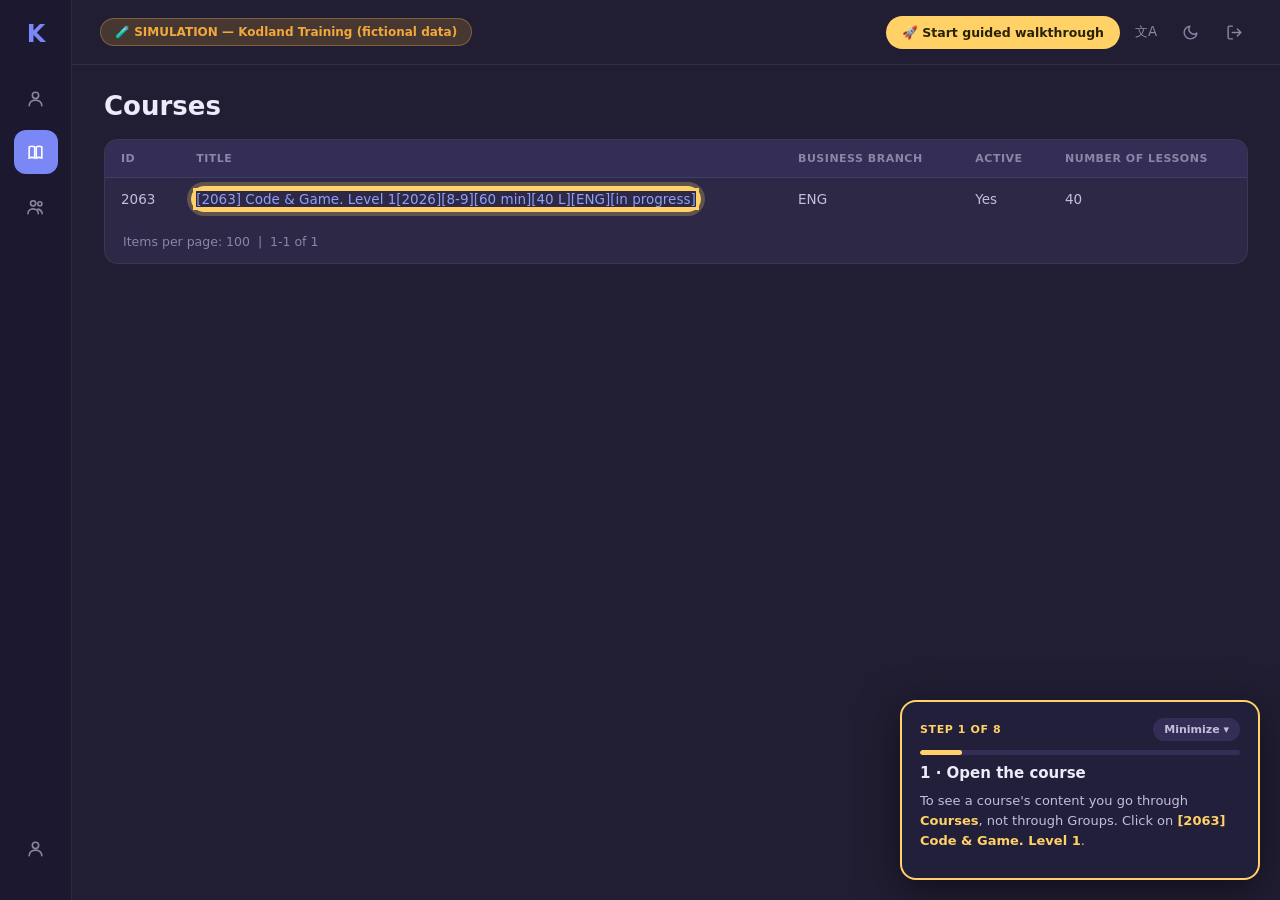
<file: bo-sim/Simulacion_BO_EM.html>
<!DOCTYPE html>
<html lang="en">
<head>
<meta charset="UTF-8">
<meta name="viewport" content="width=device-width, initial-scale=1.0">
<title></title>
<script>
/* Language: ?lang=xx loads assets/content-xx.js (falls back to English) */
(function(){ var m = /[?&]lang=([a-z]{2}(?:-[A-Za-z]{2})?)/.exec(location.search); window.LANG = m ? m[1] : 'en';
  document.write('<script src="assets/content-' + LANG + '.js"><\/script>'); })();
</script>
<script>if (!window.CONTENT){
  /* The requested language file is missing or has an error: show English, and say so (useful while checking a translation) */
  if (LANG !== 'en') document.addEventListener('DOMContentLoaded', function(){ var b = document.createElement('div');
    b.style.cssText = 'position:fixed;left:0;right:0;bottom:0;z-index:99999;background:#E5484D;color:#fff;font:600 14px/1.4 system-ui,sans-serif;padding:10px 16px;text-align:center';
    b.textContent = '⚠ assets/content-' + LANG + '.js could not be loaded (missing file or an error inside it). Showing English instead.'; document.body.appendChild(b); });
  window.LANG = 'en'; document.write('<script src="assets/content-en.js"><\/script>'); }</script>
<style>
:root{
  --bg:#211E33; --sidebar:#1B1830; --card:#2C2846; --card2:#342E56; --card3:#3A3460;
  --border:rgba(255,255,255,.07); --border2:rgba(255,255,255,.12);
  --text:#EDEAF9; --text2:#C3BEDA; --muted:#8B85A6;
  --accent:#7B87F5; --accent-d:#6067D8; --accent-bg:rgba(123,135,245,.15);
  --green:#34D399; --green-bg:rgba(52,211,153,.15);
  --orange:#F2A93B; --orange-bg:rgba(242,169,59,.18);
  --red:#F2716D; --red-bg:rgba(242,113,109,.15); --grey-bg:#413A66; --grey-t:#B4AFC9;
  --r:14px; --rs:8px;
}
*{box-sizing:border-box;margin:0;padding:0}
body{background:var(--bg);color:var(--text);font-family:'Segoe UI',Inter,system-ui,sans-serif;min-height:100vh;font-size:14px}
button{font-family:inherit;cursor:pointer}
a{color:#8FA0F5;text-decoration:none;cursor:pointer}
a:hover{text-decoration:underline}
select,input{font-family:inherit}
.app{display:flex;min-height:100vh}
.sidebar{width:72px;background:var(--sidebar);display:flex;flex-direction:column;align-items:center;padding:20px 0;flex-shrink:0;border-right:1px solid var(--border);position:sticky;top:0;height:100vh}
.side-logo{font-size:24px;font-weight:800;color:var(--accent);margin-bottom:28px;letter-spacing:-1px}
.side-icon{width:44px;height:44px;border-radius:12px;background:transparent;border:none;color:var(--muted);display:flex;align-items:center;justify-content:center;margin-bottom:10px;transition:all .15s;position:relative}
.side-icon:hover{background:var(--card2);color:var(--text)}
.side-icon.active{background:var(--accent);color:#fff}
.tour-hl{box-shadow:0 0 0 3px #FFD166 !important;animation:pulse 1.4s infinite;position:relative;z-index:30}
.tour-hl::after{content:'';position:absolute;inset:-5px;border-radius:16px;border:2px solid #FFD166;box-shadow:0 0 0 4px rgba(255,209,102,.25);animation:pulse 1.4s infinite;pointer-events:none}
.side-bottom{margin-top:auto}
@keyframes pulse{0%,100%{opacity:1}50%{opacity:.5}}
.main{flex:1;display:flex;flex-direction:column;min-width:0}
.topbar{display:flex;align-items:center;justify-content:space-between;padding:14px 28px;border-bottom:1px solid var(--border)}
.sim-badge{background:var(--orange-bg);color:var(--orange);font-weight:700;font-size:12px;padding:6px 14px;border-radius:999px;border:1px solid rgba(242,169,59,.35)}
.topbar-right{display:flex;gap:8px;align-items:center}
.tourbtn{background:#FFD166;color:#2a2205;border:none;border-radius:999px;padding:9px 16px;font-weight:800;font-size:12.5px}
.ticon{width:36px;height:36px;border-radius:10px;background:transparent;border:none;color:var(--muted);display:flex;align-items:center;justify-content:center}
.ticon:hover{background:var(--card2);color:var(--text)}
.langwrap{position:relative}
.langmenu{display:none;position:absolute;top:44px;right:0;background:#fff;color:#2a2540;border-radius:10px;box-shadow:0 8px 24px rgba(0,0,0,.4);z-index:200;overflow:hidden;min-width:140px}
.langmenu.open{display:block}
.langmenu button{display:block;width:100%;text-align:left;padding:10px 16px;background:none;border:none;font-size:13.5px;font-weight:600;color:#2a2540}
.langmenu button:hover{background:#f0f0f5}
.langmenu button.active{color:var(--accent-d);font-weight:800}
.content{flex:1;padding:26px 32px 90px;overflow-x:hidden}
h1.pagetitle{font-size:26px;font-weight:700;margin-bottom:18px}
.row3{display:grid;grid-template-columns:1.1fr 1.3fr 1fr;gap:16px;margin-bottom:18px}
@media(max-width:980px){.row3{grid-template-columns:1fr}}
.card{background:var(--card);border:1px solid var(--border);border-radius:var(--r);padding:20px}
.card h3{font-size:16px;font-weight:700;margin-bottom:14px;display:flex;align-items:center;gap:8px;justify-content:space-between;flex-wrap:wrap}
.profile-name{font-size:19px;font-weight:700;display:flex;align-items:center;gap:10px;margin-bottom:14px}
.field{display:flex;align-items:center;gap:10px;padding:7px 0;font-size:13.5px;color:var(--text2);border-bottom:1px solid var(--border)}
.field:last-child{border-bottom:none}
.field .ic{color:var(--muted);flex-shrink:0}
.course-item{padding:12px 14px;background:var(--card2);border-radius:10px;margin-bottom:10px;font-size:13.5px;color:var(--text2)}
.course-item:last-child{margin-bottom:0}
.availrow{display:flex;justify-content:space-between;padding:6px 0;font-size:13.5px}
.availrow .day{color:var(--text2)}
.availrow .val{color:var(--muted);font-style:italic}
.availrow .val.set{background:var(--accent-bg);color:#AEB8FA;font-style:normal;padding:2px 10px;border-radius:999px;font-size:12px;font-weight:600}
.tabrow{display:flex;gap:10px;margin-bottom:16px;flex-wrap:wrap}
.tab{padding:9px 18px;background:var(--card);border:1px solid var(--border2);color:var(--text2);font-weight:700;font-size:13px;border-radius:8px}
.tab.active{background:var(--accent);color:#fff;border-color:var(--accent)}
.tab.ghost{opacity:.55;cursor:default}
.tablewrap{background:var(--card);border:1px solid var(--border);border-radius:var(--r);overflow:hidden;overflow-x:auto;position:relative}
table{width:100%;border-collapse:collapse}
thead th{text-align:left;font-size:11px;letter-spacing:.5px;text-transform:uppercase;color:var(--muted);padding:12px 16px;background:var(--card2);white-space:nowrap}
tbody td{padding:13px 16px;font-size:13.5px;color:var(--text2);border-top:1px solid var(--border);vertical-align:top;white-space:nowrap}
tbody tr:hover{background:rgba(255,255,255,.02)}
.pill{display:inline-block;padding:3px 12px;border-radius:999px;font-size:11.5px;font-weight:700}
.pill-green{background:var(--green-bg);color:var(--green)}
.pill-blue{background:var(--accent-bg);color:#AEB8FA}
.pill-grey{background:var(--grey-bg);color:var(--grey-t)}
.pill-orange{background:var(--orange-bg);color:var(--orange)}
.tbl-foot{display:flex;justify-content:space-between;align-items:center;gap:14px;padding:14px 18px;font-size:12.5px;color:var(--muted);flex-wrap:wrap}
.empty-row td{text-align:center;color:var(--muted);padding:26px;font-style:italic;white-space:normal}
.iconbtn{width:36px;height:36px;border-radius:10px;background:var(--card2);border:1px solid var(--border2);color:var(--text2);display:flex;align-items:center;justify-content:center}
.iconbtn:hover{background:var(--card3);color:var(--text)}
.icontip{position:relative;display:inline-flex}
.icontip .bubble{
  display:none;position:absolute;top:44px;right:0;background:#fff;color:#2a2540;border-radius:8px;
  padding:8px 12px;font-size:12.5px;font-weight:700;box-shadow:0 8px 24px rgba(0,0,0,.4);white-space:nowrap;z-index:80;
}
.icontip .bubble:before{content:'';position:absolute;top:-5px;right:14px;width:10px;height:10px;background:#fff;transform:rotate(45deg)}
.icontip:hover .bubble{display:block}
.icontip.tour-hl .bubble{display:block}
.btn{border:none;border-radius:8px;padding:9px 16px;font-size:13px;font-weight:700;cursor:pointer}
.btn-accent{background:var(--accent);color:#fff}
.btn-accent:hover{background:var(--accent-d)}
.btn-ghost{background:transparent;border:1px solid var(--border2);color:var(--text2)}
.detailhead{display:flex;justify-content:space-between;align-items:flex-start;gap:16px;background:var(--card);border:1px solid var(--border);border-radius:var(--r);padding:20px;margin-bottom:18px;flex-wrap:wrap}
.detailhead h2{font-size:19px;font-weight:700;display:flex;align-items:center;gap:8px}
.detailhead-actions{display:flex;gap:8px;align-items:center}
.backlink{display:inline-flex;align-items:center;gap:6px;color:var(--text2);font-size:13px;font-weight:700;margin-bottom:16px}
.sched-nav{display:flex;justify-content:center;align-items:center;gap:14px;margin-bottom:6px}
.sched-range{text-align:center;color:var(--accent);font-size:12.5px;margin-bottom:16px}
.arrowbtn{width:34px;height:34px;border-radius:50%;border:1px solid var(--border2);background:transparent;color:var(--accent);display:flex;align-items:center;justify-content:center}
.gridcal{display:grid;grid-template-columns:70px repeat(7,1fr);border-top:1px solid var(--border);border-left:1px solid var(--border)}
.gridcal .hd{padding:10px 6px;text-align:center;font-size:12px;font-weight:700;color:var(--text2);border-right:1px solid var(--border);border-bottom:1px solid var(--border);background:var(--card2)}
.gridcal .hourlbl{padding:4px 8px;font-size:11px;color:var(--muted);border-right:1px solid var(--border);border-bottom:1px solid var(--border);height:50px}
.gridcal .cell{border-right:1px solid var(--border);border-bottom:1px solid var(--border);height:50px;position:relative}
.evt{position:absolute;inset:2px;border-radius:8px;padding:5px 7px;font-size:10px;font-weight:700;line-height:1.25;overflow:hidden;cursor:pointer}
.evt.avail{background:rgba(52,211,153,.18);color:#7FE8BE;border:1px solid rgba(52,211,153,.35);cursor:default}
.evt.pl{background:rgba(52,211,211,.85);color:#04302e}
.evt.pl:hover{background:#3ad9d4}
.evt.pl2{background:rgba(52,211,211,.55);color:#04302e;left:52%}
.modal-back{display:none;position:fixed;inset:0;background:rgba(0,0,0,.6);z-index:500;align-items:center;justify-content:center;padding:16px}
.modal-box{background:var(--card);border:1px solid var(--border2);border-radius:16px;padding:26px;width:min(420px,94vw)}
.modal-box h3{font-size:16px;margin-bottom:16px;display:flex;align-items:center;gap:8px}
.modal-grouplist{list-style:none;margin:2px 0 18px;padding-left:0}
.modal-grouplist li{padding:8px 0 8px 26px;font-size:13.5px;color:var(--text2);border-bottom:1px solid var(--border)}
.modal-grouplist li:last-child{border-bottom:none}
.modal-actions{display:flex;justify-content:space-between;align-items:center;margin-top:6px}
.toast{position:fixed;top:20px;left:50%;transform:translateX(-50%);background:#2C2846;border:1px solid var(--accent);color:var(--text);padding:12px 20px;border-radius:10px;font-size:13.5px;z-index:1000;box-shadow:0 8px 26px rgba(0,0,0,.4);max-width:460px;text-align:center}
.reflect{background:var(--accent-bg);border:1px solid rgba(123,135,245,.35);border-radius:12px;padding:16px 18px;margin-top:16px;font-size:13.5px;color:#D6DCFC;line-height:1.6}
/* TOUR */
.tour-card{position:fixed;bottom:20px;right:20px;width:min(360px,90vw);background:#221F3A;border:2px solid #FFD166;border-radius:16px;padding:16px 18px;box-shadow:0 10px 40px rgba(0,0,0,.5);z-index:999;display:flex;flex-direction:column;gap:9px;max-height:70vh;overflow-y:auto}
.tour-top{display:flex;justify-content:space-between;align-items:center;gap:10px}
.tour-step{font-size:11px;font-weight:800;letter-spacing:.6px;text-transform:uppercase;color:#FFD166}
.tour-x{background:var(--card2);border:none;color:var(--text2);font-size:11px;font-weight:800;padding:5px 11px;border-radius:999px;white-space:nowrap}
.tour-x:hover{background:var(--card3);color:#fff}
.tour-title{font-size:15px;font-weight:800}
.tour-body{font-size:13px;color:var(--text2);line-height:1.55}
.tour-body b{color:#FFD166}
.tour-progress{height:5px;background:var(--card2);border-radius:999px;overflow:hidden}
.tour-progress i{display:block;height:100%;background:#FFD166;border-radius:999px;transition:width .3s}
.tour-actions{display:flex;justify-content:flex-end;align-items:center;margin-top:2px}
.tour-next{background:#FFD166;color:#2a2205;border:none;border-radius:8px;padding:9px 18px;font-weight:800;font-size:13px}
/* LESSON VIEWER */
.lesson-shell{background:#2A2C3D;border:1px solid var(--border);border-radius:var(--r);overflow:hidden}
.lesson-top{display:flex;align-items:center;justify-content:space-between;padding:12px 22px;background:#31344A;border-bottom:1px solid var(--border2)}
.lesson-brand{font-weight:800;font-size:16px;display:flex;align-items:center;gap:14px;color:#fff}
.lesson-crumb{color:var(--muted);font-size:13px}
.lesson-top-right{display:flex;align-items:center;gap:12px}
.lesson-lang{border:1px solid var(--border2);border-radius:8px;padding:6px 12px;font-size:12.5px;font-weight:700;color:var(--text2)}
.lesson-avatar{width:30px;height:30px;border-radius:50%;background:var(--accent);display:flex;align-items:center;justify-content:center;font-size:13px}
.lesson-body{display:flex}
.lesson-rail{width:52px;background:#25273A;border-right:1px solid var(--border);display:flex;flex-direction:column;align-items:center;padding-top:16px}
.lesson-rail .dot{width:34px;height:34px;border-radius:10px;background:var(--accent);color:#fff;display:flex;align-items:center;justify-content:center}
.lesson-content{flex:1;padding:28px 30px 20px;max-height:600px;overflow-y:auto}
.studentblock{background:#31344A;border-radius:12px;padding:24px 26px;margin-bottom:16px}
.studentblock h2{font-size:21px;font-weight:800;color:#fff;margin-bottom:12px}
.studentblock p.lead{color:var(--text2);line-height:1.65;margin-bottom:18px}
.studentblock h4{font-size:14.5px;font-weight:800;color:#fff;margin:16px 0 8px}
.studentblock ul{margin:0 0 8px 20px;color:var(--text2);line-height:1.7}
.tipbox{background:#2B3350;border-left:3px solid var(--accent);border-radius:8px;padding:14px 16px;margin-top:16px}
.tipbox .lbl{color:#AEB8FA;font-weight:800;font-size:11.5px;letter-spacing:.05em;margin-bottom:4px}
.tipbox p{color:var(--text2);font-size:13.5px;line-height:1.6}
.notecard{background:#2E2A22;border:1.5px dashed var(--orange);border-radius:12px;padding:20px 22px;margin-bottom:16px}
.notecard .notelbl{color:var(--orange);font-weight:800;font-size:11.5px;letter-spacing:.06em;text-transform:uppercase;margin-bottom:10px}
.notecard h2{font-size:22px;font-weight:800;color:#fff;margin-bottom:16px;line-height:1.3}
.notecard h3{font-size:15px;font-weight:800;color:#fff;margin:18px 0 8px}
.notecard p{color:var(--text2);line-height:1.65;margin-bottom:6px;font-size:14px}
.notecard ul{margin:6px 0 6px 20px;color:var(--text2);line-height:1.65;font-size:14px}
.notecard b{color:#fff}
.note-callout{background:#333654;border-left:3px solid var(--accent);border-radius:8px;padding:12px 16px;margin:14px 0;font-size:13.5px}
.note-callout .lbl{color:#AEB8FA;font-weight:800;font-size:11.5px;letter-spacing:.05em;margin-bottom:4px}
.videobox{background:linear-gradient(135deg,#dfe6f5,#c3d0ef);border-radius:10px;padding:22px;margin:14px 0;color:#20233a}
.videobox .tag{background:#e2e7fb;display:inline-block;padding:2px 10px;border-radius:6px;font-size:11px;font-weight:800;margin-bottom:10px}
.videobox h4{font-size:19px;font-weight:800;margin-bottom:8px}
.videobox p{font-size:12.5px;color:#454866}
.lesson-foot{display:flex;align-items:center;justify-content:center;gap:14px;padding:10px;background:#25273A;border-top:1px solid var(--border);color:var(--muted);font-size:13px}
@media(max-width:760px){.gridcal{font-size:11px}}
</style>
</head>
<body>

<div class="app">
  <aside class="sidebar" id="sidebar">
    <div class="side-logo">K</div>
    <button class="side-icon" data-page="profile" onclick="goPage('profile')"></button>
    <button class="side-icon" data-page="courses" onclick="goPage('courses')"></button>
    <button class="side-icon" data-page="groups" onclick="goPage('groups')"></button>
    <div class="side-bottom">
      <button class="side-icon"></button>
    </div>
  </aside>

  <div class="main">
    <header class="topbar">
      <span class="sim-badge" id="simBadge"></span>
      <div class="topbar-right">
        <button class="tourbtn" id="tourBtnTop" onclick="startTour()"></button>
        <div class="langwrap">
          <button class="ticon" id="langBtn" onclick="toggleLangMenu()">文A</button>
          <div class="langmenu" id="langMenu">
            <button onclick="setLang('en')" data-lang="en">English</button>
          </div>
        </div>
        <button class="ticon" id="darkIcon"></button>
        <button class="ticon" id="logoutIcon" onclick="location.reload()"></button>
      </div>
    </header>
    <main class="content" id="content"></main>
  </div>
</div>

<div class="modal-back" id="consoleModal">
  <div class="modal-box">
    <h3 id="modalTitle">🕐 DEMO_PARALLEL_POLAND</h3>
    <div style="font-size:12px;color:var(--muted);font-weight:700;margin-bottom:6px" id="modalGroupsLbl"></div>
    <ul class="modal-grouplist">
      <li>DEMO_PARALLEL_POL_G1</li>
      <li>DEMO_PARALLEL_POL_G2</li>
      <li>DEMO_PARALLEL_POL_G3</li>
      <li>DEMO_PARALLEL_POL_G4</li>
    </ul>
    <div class="modal-actions">
      <a onclick="closeConsoleModal()" id="modalExit"></a>
      <button class="btn btn-accent" id="consoleModalOpenBtn" onclick="openConsoleFromModal()"></button>
    </div>
  </div>
</div>

<div class="tour-card" id="tourCard" style="display:none">
  <div class="tour-top">
    <span class="tour-step" id="tourStepLbl"></span>
    <button class="tour-x" id="tourMinBtn" onclick="minimizeTour()"></button>
  </div>
  <div class="tour-progress"><i id="tourBar" style="width:3%"></i></div>
  <div class="tour-title" id="tourTitle"></div>
  <div class="tour-body" id="tourBody"></div>
  <div class="tour-actions">
    <button class="tour-next" id="tourNextBtn" onclick="nextStep()"></button>
  </div>
</div>
<button id="tourReopenBtn" onclick="reopenTour()" style="display:none;position:fixed;bottom:20px;right:20px;background:#FFD166;color:#2a2205;border:none;border-radius:999px;padding:12px 20px;font-weight:800;font-size:13px;z-index:999;box-shadow:0 8px 26px rgba(0,0,0,.4)"></button>

<script>
/* ---------- ICONS ---------- */
const ICONS = {
 person:'<svg width="19" height="19" viewBox="0 0 24 24" fill="none" stroke="currentColor" stroke-width="2" stroke-linecap="round"><circle cx="12" cy="8" r="4"/><path d="M4 21c0-4 3.5-7 8-7s8 3 8 7"/></svg>',
 users:'<svg width="19" height="19" viewBox="0 0 24 24" fill="none" stroke="currentColor" stroke-width="2" stroke-linecap="round"><circle cx="9" cy="8" r="3.3"/><path d="M2.5 21c0-3.5 3-6 6.5-6s6.5 2.5 6.5 6"/><circle cx="17.5" cy="8.5" r="2.6"/><path d="M15 15.3c2.7.4 4.8 2.3 5.5 5.7"/></svg>',
 book:'<svg width="19" height="19" viewBox="0 0 24 24" fill="none" stroke="currentColor" stroke-width="2" stroke-linecap="round"><path d="M4 5c2-1 5-1 7 0v14c-2-1-5-1-7 0V5Z"/><path d="M20 5c-2-1-5-1-7 0v14c2-1 5-1 7 0V5Z"/></svg>',
 monitor:'<svg width="18" height="18" viewBox="0 0 24 24" fill="none" stroke="currentColor" stroke-width="2" stroke-linecap="round" stroke-linejoin="round"><rect x="3" y="4" width="18" height="12" rx="2"/><path d="M8 20h8M12 16v4"/></svg>',
 moon:'<svg width="17" height="17" viewBox="0 0 24 24" fill="none" stroke="currentColor" stroke-width="2" stroke-linecap="round" stroke-linejoin="round"><path d="M21 12.8A9 9 0 1 1 11.2 3a7 7 0 0 0 9.8 9.8Z"/></svg>',
 logout:'<svg width="17" height="17" viewBox="0 0 24 24" fill="none" stroke="currentColor" stroke-width="2" stroke-linecap="round" stroke-linejoin="round"><path d="M9 21H5a2 2 0 0 1-2-2V5a2 2 0 0 1 2-2h4"/><path d="M16 17l5-5-5-5M21 12H9"/></svg>',
 mail:'<svg width="14" height="14" viewBox="0 0 24 24" fill="none" stroke="currentColor" stroke-width="2" stroke-linecap="round" stroke-linejoin="round"><rect x="2" y="4" width="20" height="16" rx="2"/><path d="m2 7 10 6 10-6"/></svg>',
 phone:'<svg width="14" height="14" viewBox="0 0 24 24" fill="none" stroke="currentColor" stroke-width="2" stroke-linecap="round" stroke-linejoin="round"><path d="M22 16.9v3a2 2 0 0 1-2.2 2 19.8 19.8 0 0 1-8.6-3 19.5 19.5 0 0 1-6-6 19.8 19.8 0 0 1-3-8.7A2 2 0 0 1 4.1 2h3a2 2 0 0 1 2 1.7c.1 1.1.4 2.2.7 3.2a2 2 0 0 1-.5 2.1L8 10.5a16 16 0 0 0 6 6l1.5-1.5a2 2 0 0 1 2-.5c1 .3 2.1.6 3.2.7a2 2 0 0 1 1.7 2Z"/></svg>',
 flag:'<svg width="14" height="14" viewBox="0 0 24 24" fill="none" stroke="currentColor" stroke-width="2" stroke-linecap="round" stroke-linejoin="round"><path d="M4 22V4c3-1.5 6-1.5 9 0s6 1.5 9 0v12c-3 1.5-6 1.5-9 0s-6-1.5-9 0Z"/></svg>',
 clock:'<svg width="14" height="14" viewBox="0 0 24 24" fill="none" stroke="currentColor" stroke-width="2" stroke-linecap="round" stroke-linejoin="round"><circle cx="12" cy="12" r="9"/><path d="M12 7v5l3 2"/></svg>',
 back:'<svg width="15" height="15" viewBox="0 0 24 24" fill="none" stroke="currentColor" stroke-width="2.4" stroke-linecap="round" stroke-linejoin="round"><path d="M15 18l-6-6 6-6"/></svg>',
 arrow:'<svg width="15" height="15" viewBox="0 0 24 24" fill="none" stroke="currentColor" stroke-width="2.4" stroke-linecap="round" stroke-linejoin="round"><path d="M9 18l6-6-6-6"/></svg>',
 pencil:'<svg width="15" height="15" viewBox="0 0 24 24" fill="none" stroke="currentColor" stroke-width="2" stroke-linecap="round" stroke-linejoin="round"><path d="M12 20h9"/><path d="M16.5 3.5a2.1 2.1 0 0 1 3 3L7 19l-4 1 1-4Z"/></svg>',
 gear:'<svg width="20" height="20" viewBox="0 0 24 24" fill="none" stroke="currentColor" stroke-width="2" stroke-linecap="round" stroke-linejoin="round"><circle cx="12" cy="12" r="3"/><path d="M19.4 15a1.7 1.7 0 0 0 .3 1.9l.1.1a2 2 0 1 1-2.8 2.8l-.1-.1a1.7 1.7 0 0 0-1.9-.3 1.7 1.7 0 0 0-1 1.5V21a2 2 0 1 1-4 0v-.1a1.7 1.7 0 0 0-1-1.6 1.7 1.7 0 0 0-1.9.3l-.1.1a2 2 0 1 1-2.8-2.8l.1-.1a1.7 1.7 0 0 0 .3-1.9 1.7 1.7 0 0 0-1.5-1H3a2 2 0 1 1 0-4h.1a1.7 1.7 0 0 0 1.6-1 1.7 1.7 0 0 0-.3-1.9l-.1-.1a2 2 0 1 1 2.8-2.8l.1.1a1.7 1.7 0 0 0 1.9.3H9a1.7 1.7 0 0 0 1-1.5V3a2 2 0 1 1 4 0v.1a1.7 1.7 0 0 0 1 1.5 1.7 1.7 0 0 0 1.9-.3l.1-.1a2 2 0 1 1 2.8 2.8l-.1.1a1.7 1.7 0 0 0-.3 1.9V9a1.7 1.7 0 0 0 1.5 1H21a2 2 0 1 1 0 4h-.1a1.7 1.7 0 0 0-1.5 1Z"/></svg>',
};
document.querySelector('[data-page="profile"]').innerHTML = ICONS.person;
document.querySelector('[data-page="courses"]').innerHTML = ICONS.book;
document.querySelector('[data-page="groups"]').innerHTML = ICONS.users;
document.getElementById('langBtn').innerHTML = '文A';
document.getElementById('darkIcon').innerHTML = ICONS.moon;
document.getElementById('logoutIcon').innerHTML = ICONS.logout;
document.querySelector('.side-bottom .side-icon').innerHTML = ICONS.person;

/* ---------- I18N STRINGS (all text lives in assets/content-xx.js) ---------- */
const STR = Object.assign({}, CONTENT.ui, CONTENT.lesson, {steps: CONTENT.steps});
document.documentElement.lang = CONTENT.lang;
document.title = CONTENT.ui.pageTitle;
function T(key){ return STR[key]; }
function Tf(key,vars){ let s=STR[key]; if(vars) Object.keys(vars).forEach(k=>{ s=s.split('{'+k+'}').join(vars[k]); }); return s; }

/* ---------- FICTIONAL DEMO DATA (language-independent identifiers) ---------- */
const SUBGROUPS = [
 {title:'DEMO_PARALLEL_POL_G1',time:'13.08, 17:00–18:00'},
 {title:'DEMO_PARALLEL_POL_G3',time:'13.08, 17:00–18:00'},
 {title:'DEMO_PARALLEL_POL_G4',time:'13.08, 17:00–18:00'},
 {title:'DEMO_PARALLEL_POL_G2',time:'13.08, 17:10–18:10'},
];
const COURSE_NAME = '[2063] Code & Game. Level 1[2026][8-9][60 min][40 L][ENG][in progress]';

/* ---------- STATE ---------- */
let state = {page:'courses', groupsView:'initial', ptab:'groups', ctab:'lessons'};

function goPage(p){ state.page=p; render(); fire('go-'+p); }
function toggleGroupsView(){
  state.groupsView = (state.groupsView==='initial') ? 'parallel' : 'initial';
  render();
  fire(state.groupsView==='parallel' ? 'click-parallel-tab' : 'click-regular-tab');
}
function openGroupDetail(){ state.page='groupDetail'; render(); fire('open-group-detail'); }
function goPTab(t){ state.ptab=t; render(); fire(t==='schedule'?'open-schedule-tab':'open-groups-tab'); }
function goCTab(t){ state.ctab=t; render(); fire(t==='assignments'?'open-assignments-tab':'open-lessons-tab'); }
function openCourseDetail(){ state.page='courseDetail'; state.ctab='lessons'; render(); fire('open-course-detail'); }
function openLessonViewer(){ state.page='lesson'; render(); fire('open-lesson-viewer'); }

function openConsoleFromDetail(){
  toast(T('toastConsoleDetail'));
  fire('open-console-detail');
}
function openConsoleModalFromSchedule(){
  document.getElementById('consoleModal').style.display='flex';
  fire('open-console-modal');
}
function closeConsoleModal(){ document.getElementById('consoleModal').style.display='none'; }
function openConsoleFromModal(){
  toast(T('toastConsoleModal'));
  closeConsoleModal();
  fire('open-console-modal-btn');
}
function simClick(label){ toast(Tf('toastSimClick',{label:label})); }
function toast(msg){
  const t=document.createElement('div'); t.className='toast'; t.textContent=msg;
  document.body.appendChild(t); setTimeout(()=>t.remove(),3800);
}

/* ---------- LANGUAGE ---------- */
function toggleLangMenu(){ document.getElementById('langMenu').classList.toggle('open'); }
// Switching language reloads the page with ?lang=xx so the matching content file is loaded
function setLang(lang){
  document.getElementById('langMenu').classList.remove('open');
  if(lang===LANG) return;
  location.search = lang==='en' ? '' : '?lang=' + lang;
}
document.addEventListener('click', function(e){
  if(!e.target.closest('.langwrap')) document.getElementById('langMenu').classList.remove('open');
});
function applyChrome(){
  document.getElementById('simBadge').textContent = T('simBadge');
  document.getElementById('tourBtnTop').textContent = T('tourBtn');
  document.getElementById('tourMinBtn').textContent = T('tourMinimize');
  document.getElementById('tourReopenBtn').textContent = T('tourResume');
  document.getElementById('modalGroupsLbl').textContent = T('modalGroups');
  document.getElementById('modalExit').textContent = T('modalExit');
  document.getElementById('consoleModalOpenBtn').textContent = T('modalOpenConsole');
  document.querySelectorAll('.langmenu button').forEach(b=>b.classList.toggle('active', b.dataset.lang===LANG));
}

/* ---------- RENDER ---------- */
function render(){
  const c = document.getElementById('content');
  document.querySelectorAll('.side-icon[data-page]').forEach(b=>b.classList.toggle('active',
    b.dataset.page===state.page ||
    (state.page==='groupDetail' && b.dataset.page==='groups') ||
    (state.page==='courseDetail' && b.dataset.page==='courses') ||
    (state.page==='lesson' && b.dataset.page==='courses')
  ));
  if(state.page==='groups') c.innerHTML = renderGroups();
  else if(state.page==='groupDetail') c.innerHTML = renderGroupDetail();
  else if(state.page==='profile') c.innerHTML = renderProfile();
  else if(state.page==='courses') c.innerHTML = renderCourses();
  else if(state.page==='courseDetail') c.innerHTML = renderCourseDetail();
  else if(state.page==='lesson') c.innerHTML = renderLesson();
  applyTourHighlights();
}

function renderGroups(){
  const label = state.groupsView==='initial' ? T('tabParallel') : T('tabRegular');
  const body = state.groupsView==='initial'
    ? `<table><thead><tr><th>${T('colID')}</th><th>${T('colTitle')}</th><th>${T('colTutor')}</th><th>${T('colType')}</th></tr></thead>
       <tbody><tr class="empty-row"><td colspan="4">${T('emptyRegular')}</td></tr></tbody></table>`
    : `<table><thead><tr><th>${T('colID')}</th><th>${T('colTitle')}</th><th>${T('colTutor')}</th><th>${T('colCurrentCourse')}</th><th>${T('colStart')}</th><th>${T('colStudentsPaid')}</th><th>${T('colPreviousLesson')}</th><th>${T('colNextLesson')}</th><th>${T('colType')}</th><th>${T('colPremium')}</th></tr></thead>
       <tbody><tr>
         <td>11</td>
         <td><a class="tour-container-row" onclick="openGroupDetail()">DEMO_PARALLEL_POLAND</a></td>
         <td>${T('teacherName')}</td>
         <td>—</td><td>—</td><td>—</td><td>-</td><td>—</td>
         <td>${T('containerType')}</td><td>${T('no')}</td>
       </tr></tbody></table>
       <div class="tbl-foot">${T('itemsPage100_1')}</div>`;
  return `
  <h1 class="pagetitle">${T('groupsTitle')}</h1>
  <div class="tabrow">
    <button class="tab ghost">${T('tabExtra')}</button>
    <button class="tab ${state.groupsView==='parallel'?'active':''}" id="groupsToggleBtn" onclick="toggleGroupsView()">${label}</button>
  </div>
  <div class="tablewrap" id="groupsTable">${body}</div>`;
}

function renderGroupDetail(){
  return `
  <a class="backlink" onclick="goPage('groups')">${ICONS.back} ${T('backToGroups')}</a>
  <div class="detailhead">
    <div>
      <h2>DEMO_PARALLEL_POLAND</h2>
      <div class="field" style="border:none;padding-top:8px">${ICONS.person}${T('tutorLabel')} <a>${T('teacherName')}</a></div>
    </div>
    <div class="detailhead-actions">
      <span class="icontip tour-console-btn" id="openConsoleBtn">
        <button class="iconbtn" onclick="openConsoleFromDetail()">${ICONS.monitor}</button>
        <span class="bubble">${T('openConsoleTip')}</span>
      </span>
    </div>
  </div>
  <div class="tablewrap" id="groupDetailTable">
    <table><thead><tr><th>${T('colTitle')}</th><th>${T('colLessonTime')}</th><th>${T('colCourse')}</th><th>${T('colNextTopic')}</th></tr></thead>
    <tbody>${SUBGROUPS.map(g=>`<tr>
      <td><a>${g.title}</a></td><td>${g.time}</td>
      <td><a onclick="simClick(T('simOpenCourseFromDetail'))">${COURSE_NAME}</a></td>
      <td>—</td>
    </tr>`).join('')}</tbody></table>
    <div class="tbl-foot">${T('itemsPage10_4')}</div>
  </div>`;
}

function renderProfile(){
  const AVAILABILITY = [
   [T('days')[0],'14:00-16:00'],[T('days')[1],'16:00-18:00'],[T('days')[2],'13:00-15:00'],
   [T('days')[3],null],[T('days')[4],null],[T('days')[5],null],[T('days')[6],null]
  ];
  return `
  <h1 class="pagetitle">${T('profileTitle')}</h1>
  <div class="row3">
    <div class="card">
      <div class="profile-name">${T('teacherName')} <span class="pill pill-green">${T('badgeActive')}</span></div>
      <div class="field">${ICONS.mail}—</div>
      <div class="field">${ICONS.phone}—</div>
      <div class="field">${ICONS.flag}${T('teacherCountry')}</div>
      <div class="field">${ICONS.clock}UTC (UTC+00:00)</div>
    </div>
    <div class="card">
      <h3>${T('teacherCoursesH')}</h3>
      <div class="course-item">${COURSE_NAME}</div>
    </div>
    <div class="card">
      <h3>${T('availabilityH')} ${ICONS.pencil}</h3>
      ${AVAILABILITY.map(([d,v])=>`<div class="availrow"><span class="day">${d}:</span><span class="val ${v?'set':''}">${v||T('notAssigned')}</span></div>`).join('')}
    </div>
  </div>
  <div class="tabrow">
    <button class="tab ${state.ptab==='groups'?'active':''}" data-ptab="groups" onclick="goPTab('groups')">${ICONS.users} ${T('groupsTabLbl')}</button>
    <button class="tab ${state.ptab==='schedule'?'active':''}" data-ptab="schedule" onclick="goPTab('schedule')">${ICONS.clock} ${T('scheduleTabLbl')}</button>
  </div>
  ${state.ptab==='schedule' ? renderSchedule() : `<div class="tablewrap"><div class="empty-row" style="padding:26px;text-align:center;color:var(--muted);font-style:italic">${T('regularGroupsNote')}</div></div>`}
  `;
}

function renderSchedule(){
  const days = T('days');
  const hours=['01:00 PM','02:00 PM','03:00 PM','04:00 PM','05:00 PM','06:00 PM','07:00 PM','08:00 PM'];
  return `
  <div class="sched-nav"><button class="arrowbtn">${ICONS.back}</button><button class="btn btn-ghost">${T('currentWeek')}</button><button class="arrowbtn">${ICONS.arrow}</button></div>
  <div class="sched-range">10.08 - 16.08.2026 📅</div>
  <div class="tablewrap" style="padding-bottom:6px" id="scheduleGrid">
    <div class="gridcal">
      <div class="hd"></div>${days.map(d=>`<div class="hd">${d}</div>`).join('')}
      ${hours.map((h,i)=>`<div class="hourlbl">${h}</div>${days.map((d,di)=>{
        let content='';
        if(di===0&&i===0) content=`<div class="evt avail">14:00-16:00<br>${T('available')}</div>`;
        if(di===1&&i===2) content=`<div class="evt avail">16:00-18:00<br>${T('available')}</div>`;
        if(di===2&&i===0) content=`<div class="evt avail">13:00-15:00<br>${T('available')}</div>`;
        if(di===3&&i===4) content=`<div class="evt pl" onclick="openConsoleModalFromSchedule()">17:00-18:00<br>DEMO_PARALLEL_POLAND</div><div class="evt pl2" onclick="openConsoleModalFromSchedule()">17:10-18:10</div>`;
        return `<div class="cell">${content}</div>`;
      }).join('')}`).join('')}
    </div>
  </div>`;
}

function renderCourses(){
  return `
  <h1 class="pagetitle">${T('coursesTitle')}</h1>
  <div class="tablewrap">
    <table><thead><tr><th>${T('colID')}</th><th>${T('colTitle')}</th><th>${T('colBusinessBranch')}</th><th>${T('colActive')}</th><th>${T('colNumberOfLessons')}</th></tr></thead>
    <tbody><tr>
      <td>2063</td>
      <td><a class="tour-course-link" onclick="openCourseDetail()">${COURSE_NAME}</a></td>
      <td>ENG</td><td>${T('yes')}</td><td>40</td>
    </tr></tbody></table>
    <div class="tbl-foot">${T('itemsPage100_1')}</div>
  </div>`;
}

function renderCourseDetail(){
  return `
  <a class="backlink" onclick="goPage('courses')">${ICONS.back} ${T('backToCourses')}</a>
  <div class="course-head-card card" style="margin-bottom:18px">
    <h1 class="pagetitle" style="margin-bottom:10px">${COURSE_NAME}</h1>
    <div style="display:flex;gap:10px;margin-bottom:14px"><span class="pill pill-green">${T('badgeActive')}</span><span class="pill" style="background:#4a3420;color:#e0a860">fwd</span></div>
    <div class="row3" style="grid-template-columns:1fr 1fr">
      <div>
        <div class="field">${ICONS.users}${T('fieldBranch')}</div>
        <div class="field">文A ${T('fieldLanguage')}</div>
        <div class="field">${ICONS.clock}${T('fieldCourseType')}</div>
        <div class="field">${ICONS.users}${T('fieldCourseGroup')}</div>
      </div>
      <div>
        <div class="field">${T('fieldLessons')}</div>
        <div class="field">${T('fieldModules')}</div>
        <div class="field">${T('fieldExcluded')}</div>
        <div class="field">${T('fieldCertificate')}</div>
      </div>
    </div>
  </div>
  <div class="tabrow">
    <button class="tab ${state.ctab==='lessons'?'active':''}" data-ctab="lessons" onclick="goCTab('lessons')">${T('lessonsTab')}</button>
    <button class="tab ${state.ctab==='assignments'?'active':''}" data-ctab="assignments" onclick="goCTab('assignments')">${T('assignmentsTab')}</button>
  </div>
  ${state.ctab==='assignments' ? renderAssignments() : renderLessonsTab()}
  `;
}

function renderLessonsTab(){
  return `
  <div class="tablewrap">
    <table><thead><tr><th>${T('colID')}</th><th>${T('colTitle')}</th><th>${T('colNo')}</th><th>${T('colActions')}</th></tr></thead>
    <tbody><tr><td>9001</td><td>${T('moduleFirstSteps')}</td><td>1</td><td><a onclick="goCTab('assignments')">${T('viewAssignments')}</a></td></tr></tbody></table>
  </div>`;
}

function assignRows(titles, meta){
  return meta.map((r,i)=>`<tr><td>${r[0]}</td><td>${r[1]}</td><td>${r[0]===1?`<a class="tour-lesson-link" onclick="openLessonViewer()">${titles[i]}</a>`:`<a onclick="openLessonViewer()">${titles[i]}</a>`}</td><td>${T('interactive')}</td>
    <td>${r[2]?'✅':'❌'}</td><td>${r[3]?'✅':'❌'}</td><td>${r[4]}</td></tr>`).join('');
}
const IN_CLASS_META = [
 [1,206311,true,false,5],[2,206312,true,false,5],[3,206313,true,false,5],[4,206314,false,false,5],
 [5,206315,false,false,5],[6,206316,false,false,5],[7,206317,true,false,10],[8,206318,false,false,5],
 [9,206319,false,false,5]
];
const HOMEWORK_META = [];

function renderAssignments(){
  return `
  <div style="margin-bottom:14px">
    <label style="font-size:12px;color:var(--muted);font-weight:700;display:block;margin-bottom:6px">${T('lessonSelectLbl')}</label>
    <select class="tab" style="width:100%;max-width:360px;text-align:left"><option>${T('lessonOption')}</option></select>
  </div>
  <div class="tablewrap" id="inClassTable" style="margin-bottom:18px">
    <h3 style="padding:16px 18px 0">${T('inClassH')}</h3>
    <table><thead><tr><th>${T('colNumber')}</th><th>${T('colID')}</th><th>${T('colAssignmentTitle')}</th><th>${T('colType')}</th><th>${T('colTheory')}</th><th>${T('colProject')}</th><th>${T('colMaxScore')}</th></tr></thead>
    <tbody>${assignRows(T('inClass'),IN_CLASS_META)}</tbody></table>
    <div class="tbl-foot">${T('itemsPage100_19')}</div>
  </div>
  <div class="tablewrap" style="margin-bottom:18px">
    <h3 style="padding:16px 18px 0">${T('homeworkH')}</h3>
    <table><thead><tr><th>${T('colNumber')}</th><th>${T('colID')}</th><th>${T('colAssignmentTitle')}</th><th>${T('colType')}</th><th>${T('colTheory')}</th><th>${T('colProject')}</th><th>${T('colMaxScore')}</th></tr></thead>
    <tbody>${HOMEWORK_META.length ? assignRows(T('homework'),HOMEWORK_META) : `<tr class="empty-row"><td colspan="7">${T('noData')}</td></tr>`}</tbody></table>
  </div>
  <div class="tablewrap" id="studyGuidesTable">
    <h3 style="padding:16px 18px 0">${T('studyGuidesH')}</h3>
    <table><thead><tr><th>${T('colID')}</th><th>${T('colTitle')}</th></tr></thead>
    <tbody><tr class="empty-row"><td colspan="2">${T('noData')}</td></tr></tbody></table>
    <div class="tbl-foot">${T('noWikiNote')}</div>
  </div>`;
}

function renderLesson(){
  const ri = T('resultItems'), ii = T('importantItems'), ei = T('equipItems'), si = T('spaceItems');
  return `
  <a class="backlink" onclick="goCTab('assignments')">${ICONS.back} ${T('backToAssignments')}</a>
  <div class="lesson-shell">
    <div class="lesson-top">
      <div class="lesson-brand">kodland <span class="lesson-crumb">${T('lessonCrumb')}</span></div>
      <div class="lesson-top-right">
        <div class="lesson-lang">${LANG.toUpperCase()} ▾</div>
        <div class="lesson-avatar">${ICONS.person}</div>
      </div>
    </div>
    <div class="lesson-body">
      <div class="lesson-rail"><div class="dot">${ICONS.gear}</div></div>
      <div class="lesson-content">
        <div class="notecard" id="lessonNotes">
          <div class="notelbl">${T('teacherNoteBadge')}</div>
          <h2>${T('lessonTitle')}</h2>
          <h3>${T('hOverview')}</h3>
          <p>${T('pOverview')}</p>
          <h3>${T('hMission')}</h3>
          <p>${T('pMission')}</p>
          <h3>${T('hGoal')}</h3>
          <p>${T('pGoal')}</p>
          <h3>${T('hResult')}</h3>
          <ul>${ri.map(x=>`<li>${x}</li>`).join('')}</ul>
          <div class="note-callout"><div class="lbl">${T('calloutLbl')}</div>${T('callout')}</div>
          <div class="videobox"><div class="tag">${T('videoTag')}</div><h4>${T('videoTitle')}</h4><p>${T('videoDesc')}</p></div>
          <h3>${T('hRole')}</h3>
          <p>${T('pRole1')}</p>
          <p>${T('pRole2')}</p>
          <h3>${T('hFocus')}</h3>
          <p>${T('pFocus1')}</p>
          <p>${T('pFocus2')}</p>
          <p>${T('pFocus3')}</p>
          <h3>${T('hImportant')}</h3>
          <ul>${ii.map(x=>`<li>${x}</li>`).join('')}</ul>
          <h3>${T('hEnding')}</h3>
          <p>${T('pEnding')}</p>
          <h3>${T('hNext')}</h3>
          <p>${T('pNext')}</p>
        </div>
        <div class="studentblock" id="lessonStudent">
          <h2>${T('studentTitle')}</h2>
          <p class="lead">${T('studentLead')}</p>
          <h4>${T('hEquip')}</h4>
          <ul>${ei.map(x=>`<li>${x}</li>`).join('')}</ul>
          <h4>${T('hSpace')}</h4>
          <ul>${si.map(x=>`<li>${x}</li>`).join('')}</ul>
          <div class="tipbox"><div class="lbl">${T('tipLbl')}</div><p>${T('tipBody')}</p></div>
        </div>
      </div>
    </div>
    <div class="lesson-foot">◀ &nbsp; 1 / 9 &nbsp; ▶</div>
  </div>`;
}

/* ---------- GUIDED TOUR (structure is language-independent; text comes from T('steps')) ---------- */
const STEPS = [
 {page:'courses',sel:'.tour-course-link',hl:['.tour-course-link'],advance:'coursedetail',waitFor:'open-course-detail'},
 {page:'courseDetail',ctab:'lessons',sel:'.course-head-card',advance:'next'},
 {page:'courseDetail',ctab:'lessons',sel:'[data-ctab="assignments"]',hl:['[data-ctab="assignments"]'],advance:'assignments',waitFor:'open-assignments-tab'},
 {page:'courseDetail',ctab:'assignments',sel:'#inClassTable',advance:'next'},
 {page:'courseDetail',ctab:'assignments',sel:'#studyGuidesTable',advance:'next'},
 {page:'courseDetail',ctab:'assignments',sel:'.tour-lesson-link',hl:['.tour-lesson-link'],advance:'lesson',waitFor:'open-lesson-viewer'},
 {page:'lesson',sel:'#lessonNotes',advance:'next'},
 {page:'lesson',sel:'#lessonStudent',advance:'next'},
];
let stepIdx = -1;

function startTour(){
  stepIdx = 0;
  goToStepPage();
  showStepCard();
}
function goToStepPage(){
  const st = STEPS[stepIdx];
  const needsModalOpen = st.sel && st.sel.indexOf('consoleModal')!==-1;
  if(!needsModalOpen) closeConsoleModal();
  state.page = st.page;
  if(st.groupsView) state.groupsView = st.groupsView;
  if(st.ptab) state.ptab = st.ptab;
  if(st.ctab) state.ctab = st.ctab;
  render();
  if(needsModalOpen) document.getElementById('consoleModal').style.display='flex';
}
function showStepCard(){
  const st = STEPS[stepIdx];
  const txt = T('steps')[stepIdx];
  document.getElementById('tourCard').style.display='flex';
  document.getElementById('tourReopenBtn').style.display='none';
  document.getElementById('tourStepLbl').textContent = Tf('stepOf',{n:stepIdx+1,total:STEPS.length});
  document.getElementById('tourBar').style.width = Math.round(((stepIdx+1)/STEPS.length)*100)+'%';
  document.getElementById('tourTitle').innerHTML = txt.title;
  document.getElementById('tourBody').innerHTML = txt.body;
  const nb = document.getElementById('tourNextBtn');
  if(st.advance==='next'){ nb.style.display='inline-block'; nb.textContent = (stepIdx===STEPS.length-1) ? T('finish') : T('nextArrow'); }
  else { nb.style.display='none'; }
}
function nextStep(){
  stepIdx++;
  if(stepIdx>=STEPS.length){ endTour(); return; }
  goToStepPage();
  showStepCard();
}
function minimizeTour(){
  document.getElementById('tourCard').style.display='none';
  document.getElementById('tourReopenBtn').style.display='block';
}
function reopenTour(){
  document.getElementById('tourReopenBtn').style.display='none';
  document.getElementById('tourCard').style.display='flex';
}
function endTour(){
  document.getElementById('tourCard').style.display='none';
  document.getElementById('tourReopenBtn').style.display='none';
  document.querySelectorAll('.tour-hl').forEach(e=>e.classList.remove('tour-hl'));
  const c = document.getElementById('content');
  c.insertAdjacentHTML('afterbegin', `<div class="reflect" style="margin-bottom:18px">${T('reflect')}</div>`);
  showSimDone();
}
// Clear end of the simulation: tells the tutor it's finished and to go back to the training
// New completion code every time the simulation is completed (PREFIX-NNNN-CC). The training validates CC from NNNN — keep p/k/s in sync with CONFIG.CODE_RULES in index.html.
function completionCode(){ const n = 1000 + Math.floor(Math.random() * 9000); return 'BO-' + n + '-' + ((n * 7 + 13) % 89 + 10); }
// Math 5–7 training copy: tell the training that embeds this page (course-engine flag 'boSim') that the simulation is complete
function notifyDone(){ const msg = { type:'em-sim-done', sim:'boSim' }; try{ parent.postMessage(msg, '*'); }catch(e){} try{ if (window.opener) window.opener.postMessage(msg, '*'); }catch(e){} }
function showSimDone(){
  notifyDone();
  if (document.getElementById('simDone')) return;
  const o = document.createElement('div');
  o.id = 'simDone';
  o.style.cssText = 'position:fixed;inset:0;z-index:99999;background:rgba(10,12,22,.72);display:flex;align-items:center;justify-content:center;padding:16px;font-family:Inter,system-ui,sans-serif';
  o.innerHTML = '<div style="background:#fff;color:#1f2433;max-width:520px;width:100%;border-radius:22px;padding:30px 30px 24px;text-align:center;border-top:8px solid #2fbf68;box-shadow:0 30px 80px rgba(0,0,0,.45)">'
    + '<div style="font-size:54px;line-height:1">🎉</div>'
    + '<h2 style="margin:12px 0 8px;font-size:24px">' + CONTENT.done.title + '</h2>'
    + '<p style="color:#454b5e;font-size:15px;line-height:1.6;margin:6px 0">' + CONTENT.done.body + '</p>'
    + '<p style="color:#1f2433;font-size:15px;line-height:1.6;margin:14px 0 0;background:#fff4c7;border-radius:12px;padding:12px 14px">' + CONTENT.done.nextStep + '</p>'
    + '<div style="display:flex;gap:10px;justify-content:center;margin-top:20px;flex-wrap:wrap">'
    + '<button id="simDoneStay" style="border:1px solid #c9cdd8;background:#fff;border-radius:10px;padding:11px 18px;font-weight:600;font-size:14px;cursor:pointer">' + CONTENT.done.stay + '</button>'
    + '<button id="simDoneClose" style="border:0;background:#1f2433;color:#fff;border-radius:10px;padding:11px 18px;font-weight:700;font-size:14px;cursor:pointer">' + CONTENT.done.close + '</button>'
    + '</div></div>';
  document.body.appendChild(o);
  document.getElementById('simDoneStay').onclick = () => o.remove();
  // window.close() only works for tabs opened by the training; otherwise explain what to do
  document.getElementById('simDoneClose').onclick = () => {
    window.close();
    setTimeout(() => { o.querySelector('p:last-of-type').innerHTML = CONTENT.done.closedMsg; }, 300);
  };
}
function tourActive(){ return stepIdx>=0 && stepIdx<STEPS.length; }
document.addEventListener('click', function(e){
  if(!tourActive()) return;
  if(e.target.closest('.tour-card, #tourReopenBtn, .tour-hl, .langwrap')) return;
  e.preventDefault();
  e.stopPropagation();
  toast(T('toastBlocked'));
}, true);
function fire(action){
  if(stepIdx<0 || stepIdx>=STEPS.length) return;
  if(STEPS[stepIdx].waitFor===action){
    setTimeout(()=>{
      stepIdx++;
      if(stepIdx>=STEPS.length){ endTour(); } else { goToStepPage(); showStepCard(); }
    }, 300);
  }
}
function applyTourHighlights(){
  document.querySelectorAll('.tour-hl').forEach(e=>e.classList.remove('tour-hl'));
  if(stepIdx<0 || stepIdx>=STEPS.length) return;
  const st = STEPS[stepIdx];
  const targets = st.hl || [st.sel];
  targets.forEach(sel=>{
    if(!sel) return;
    document.querySelectorAll(sel).forEach(el=>el.classList.add('tour-hl'));
  });
  if(st.sel){ const el=document.querySelector(st.sel); if(el) el.scrollIntoView({behavior:'smooth',block:'center'}); }
}

applyChrome();
render();
startTour();
</script>
</body>
</html>
</file>
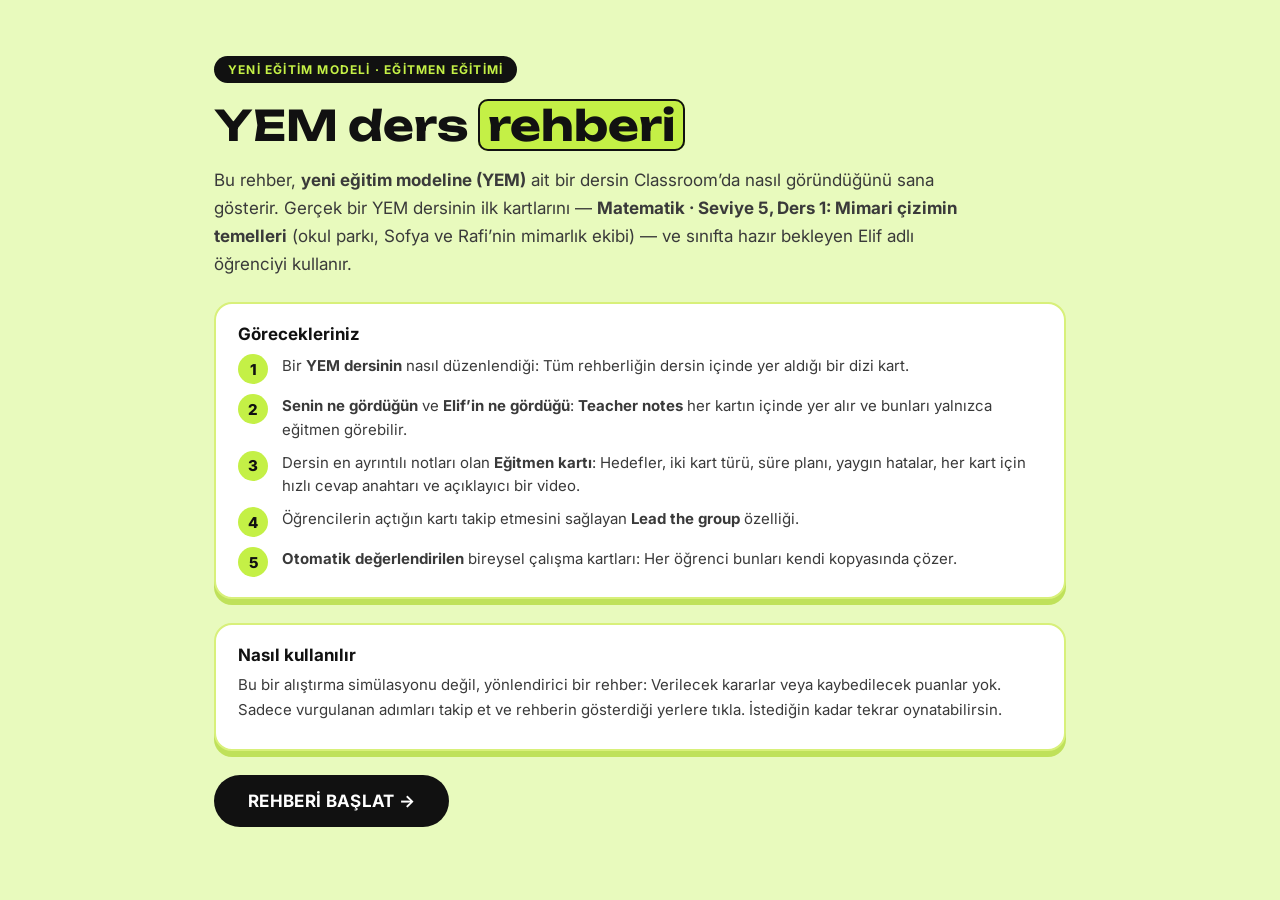
<file: math-classroom/EM_Classroom_Guide.html>
<!doctype html>
<html lang="en">
<head>
<meta charset="utf-8">
<meta name="viewport" content="width=device-width, initial-scale=1">
<title>EM Lesson Guide</title>
<script>
/* Language: ?lang=xx loads assets/content-xx.js (this lesson exists in Turkish only: falls back to Turkish) */
(function(){ var m = /[?&]lang=([a-z]{2}(?:-[A-Za-z]{2})?)/.exec(location.search); window.LANG = m ? m[1] : 'tr';
  document.write('<script src="assets/content-' + LANG + '.js"><\/script>'); })();
</script>
<script>if (!window.CONTENT && LANG !== 'tr'){
  /* The requested language file is missing or has an error: show Turkish, and say so (useful while checking a translation) */
  document.addEventListener('DOMContentLoaded', function(){ var b = document.createElement('div');
    b.style.cssText = 'position:fixed;left:0;right:0;bottom:0;z-index:99999;background:#E5484D;color:#fff;font:600 14px/1.4 system-ui,sans-serif;padding:10px 16px;text-align:center';
    b.textContent = '⚠ assets/content-' + LANG + '.js could not be loaded (missing file or an error inside it). Showing Turkish instead.'; document.body.appendChild(b); });
  window.LANG = 'tr'; document.write('<script src="assets/content-tr.js"><\/script>'); }</script>
<link rel="preconnect" href="https://fonts.googleapis.com">
<link href="https://fonts.googleapis.com/css2?family=Inter:wght@400;500;600;700&family=Unbounded:wght@600;700;800&display=swap" rel="stylesheet">
<style>
:root{
  --bg:#2b3144; --head:#363d55; --tile:#393f5a; --tile-b:#424a66; --box:#2e3448;
  --lime:#D3FF5F; --blue:#5b8cff; --lbl:#1d2131; --red:#ff4d5e; --txt:#e8eaf1; --muted:#a3a9bd;
  --btn:#3c4360; --btn-on:#4b5377; --kl:#2a2e3d; --kl-head:#383d55;
  --coach:#498BFF;
}
*{box-sizing:border-box}
html,body{margin:0;height:100%;background:var(--bg);color:var(--txt);font-family:Inter,system-ui,Segoe UI,Arial,sans-serif;overflow:hidden}
button{font-family:inherit;color:inherit;border:0;background:none;cursor:pointer}
svg{display:block}

/* ---------- Classroom header ---------- */
.cr-head{height:56px;background:var(--head);display:flex;align-items:center;padding:0 18px;gap:12px;position:relative}
.cr-head .back{width:34px;height:34px;border-radius:10px;display:grid;place-items:center}
.cr-head .back:hover{background:#4a5274}
.cr-head b{font-size:15px;font-weight:700}
.cr-head .muted{color:var(--muted);font-size:13px}
.hdr-btn{margin-left:auto;background:#262b3c;border:1px solid #545d80;border-radius:999px;padding:6px 14px;font-size:13px;font-weight:600}
.hdr-btn:hover{background:#3a4160}
.hdr-btn+.leave{margin-left:18px}
.leave{margin-left:auto;color:var(--red);font-size:13px;display:flex;align-items:center;gap:6px}
.hud{position:absolute;left:50%;transform:translateX(-50%);display:flex;gap:8px;align-items:center}
.hud-chip{background:#262b3c;border:1px solid #545d80;border-radius:999px;padding:5px 12px;font-size:13px;font-weight:600;display:flex;align-items:center;gap:6px}
.hud-chip.mode{background:var(--coach);color:#fff;border-color:var(--coach)}
.heart{font-size:14px;transition:.3s}
.heart.lost{filter:grayscale(1);opacity:.35}
.heart.breaking{animation:heartBreak .8s ease}
@keyframes heartBreak{0%{transform:scale(1)}30%{transform:scale(1.6)}60%{transform:scale(.6) rotate(-20deg)}100%{transform:scale(1)}}
.dia-pop{animation:diaPop .9s ease}
@keyframes diaPop{0%{transform:scale(1)}40%{transform:scale(1.5)}100%{transform:scale(1)}}

/* ---------- Console ---------- */
.console{height:calc(100vh - 56px);padding:16px 14px;display:grid;grid-template-columns:1fr 1fr;grid-template-rows:1fr 1fr;gap:14px}
.room-box{border:1px solid var(--tile-b);border-radius:14px;padding:4px;background:var(--box);position:relative;min-height:0}
.room-box.joined{cursor:pointer}
.room-box.joined:hover{border-color:#6d7799}
.room-inner{height:100%;border-radius:11px;background:var(--tile);position:relative;display:flex;align-items:center;justify-content:center;overflow:hidden}
.room-box.joined .room-inner{background:var(--box);align-items:flex-start;justify-content:flex-start}
.tag{position:absolute;top:8px;left:8px;background:var(--lbl);font-size:12px;font-weight:700;padding:4px 10px;border-radius:7px;z-index:2;display:flex;align-items:center;gap:6px}
.tag .dot{width:7px;height:7px;border-radius:50%;background:var(--lime);box-shadow:0 0 6px var(--lime)}
.av{width:60px;height:60px;border-radius:50%;background:var(--blue);display:grid;place-items:center;font-size:22px;color:#24305a;font-weight:500}
.lbl{position:absolute;left:8px;bottom:8px;background:var(--lbl);font-size:12px;padding:5px 10px;border-radius:5px;display:flex;align-items:center;gap:6px;white-space:nowrap;z-index:2}
.bars{display:flex;align-items:flex-end;gap:1.5px;height:11px}
.bars i{width:2.5px;background:#3fd16b;border-radius:1px}
.bars i:nth-child(1){height:4px}.bars i:nth-child(2){height:6px}.bars i:nth-child(3){height:9px}.bars i:nth-child(4){height:11px}
.minis{display:flex;gap:4px;padding:0}
.mini{position:relative;border-radius:9px;background:var(--tile);overflow:hidden;display:flex;align-items:center;justify-content:center}
.mini img{width:100%;height:100%;object-fit:cover}
.console .mini{width:242px;height:148px}
.console .mini .av{width:60px;height:60px}
.console .minis{padding:0}
.side .mini{width:78px;height:64px}
.side .mini .av{width:30px;height:30px;font-size:13px}
.side .mini .lbl{font-size:10px;padding:2px 5px;left:3px;bottom:3px;max-width:70px;overflow:hidden}
.side .room-box.joined .room-inner{padding:2px}
.side .room-box.joined .tag{top:6px;left:6px}

/* ---------- Room layout ---------- */
.room-layout{height:calc(100vh - 56px);display:flex;gap:14px;padding:16px 14px}
.side{width:262px;flex:0 0 262px;display:flex;flex-direction:column;gap:14px}
.side .room-box{flex:1}
.side .av{width:60px;height:60px}
.frame{flex:1;min-width:0;border:2px solid var(--lime);border-radius:14px;padding:6px;display:flex;flex-direction:column;position:relative;background:var(--bg)}
.frame-tag{top:12px;left:12px}
.stage{flex:1;min-height:0;display:flex;flex-direction:column;gap:4px}
.vt{position:relative;background:var(--tile);border-radius:10px;overflow:hidden;display:flex;align-items:center;justify-content:center;flex:1;min-height:0;transition:box-shadow .2s}
.vt.student img{height:100%;width:auto;max-width:100%;object-fit:cover;aspect-ratio:16/9}
.vt .dots{position:absolute;top:8px;right:8px;width:28px;height:26px;border-radius:6px;background:var(--lbl);font-size:14px;line-height:1}
.vt.speaking{box-shadow:inset 0 0 0 3px #3fd16b}
.follow-badge{position:absolute;top:8px;left:8px;background:#fff;color:#1d2131;font-size:11px;font-weight:600;border-radius:999px;padding:4px 10px;display:flex;gap:5px;align-items:center;z-index:3;animation:fadeIn .4s}
.stage.tasks{flex-direction:row;gap:14px}
.kl{flex:1;min-width:0;background:var(--kl);border-radius:10px;display:flex;flex-direction:column;overflow:hidden}
.kl-head{height:64px;background:var(--kl-head);display:flex;align-items:center;padding:16px 16px 0;flex:0 0 auto}
.kl-logo{font-family:Unbounded,Inter,sans-serif;font-weight:600;font-size:20px;letter-spacing:-.02em}
.kl-right{margin-left:auto;display:flex;align-items:center;gap:22px;font-size:14px}
.theme{display:flex;align-items:center;gap:6px;color:#7f87a8}
.theme .sw{width:58px;height:30px;border-radius:999px;background:#2a2f40;position:relative}
.theme .sw::after{content:"";position:absolute;width:24px;height:24px;border-radius:50%;background:#7c84b0;top:3px;left:31px}
.lang{border:1px solid #9aa0b5;border-radius:8px;padding:9px 14px;font-size:13px;font-weight:600}
.kl-user{display:flex;align-items:center;gap:10px}
.kl-av{width:32px;height:32px;border-radius:50%;background:radial-gradient(circle at 50% 40%,#c9d4ff,#6c79c9);border:2px solid #fff}
.kl-body{flex:1;min-height:0;display:flex}
.kl-rail{width:40px;flex:0 0 40px;border-right:1px solid #3d4258;padding-top:10px;display:flex;justify-content:center}
.atom{width:28px;height:28px;border-radius:6px;background:var(--blue);display:grid;place-items:center}
.kl-main{flex:1;min-width:0;display:flex;flex-direction:column}
.kl-title{padding:16px 24px 12px;font-size:15px;font-weight:600}
.task-scroll{flex:1;min-height:0;overflow-y:auto;padding:0 24px;scroll-behavior:smooth}
.task-scroll::-webkit-scrollbar{width:12px}
.task-scroll::-webkit-scrollbar-track{background:#fff;border-radius:2px}
.task-scroll::-webkit-scrollbar-thumb{background:#c1c1c1;border-radius:6px;border:3px solid #fff}
.right-col{width:228px;flex:0 0 228px;border:1px solid #3d4460;border-radius:12px;display:flex;flex-direction:column;justify-content:center;gap:4px;padding:4px}
.right-col .vt{flex:0 0 124px}
.right-col .vt .av{width:58px;height:58px}
.right-col .vt.student img{width:100%;height:100%}
.right-col .lbl{font-size:12px}

/* ---------- Toolbar ---------- */
.tb{height:58px;flex:0 0 58px;display:flex;align-items:center;gap:8px;padding:8px 6px 2px;position:relative}
.tb-l,.tb-c{display:flex;align-items:center;gap:6px;flex-shrink:0}
.tb-btn{white-space:nowrap}
.tb-c{margin:0 auto}
.tb-btn,.tb-ico,.ib,.lead,.nav button{height:40px;border-radius:10px;background:var(--btn);display:flex;align-items:center;gap:8px;font-size:13px;position:relative;transition:background .15s}
.tb-btn{padding:0 14px}
.tb-btn.on{background:var(--btn-on);box-shadow:inset 0 0 0 1px #8a93b8}
.tb-group{display:flex;border-radius:10px;background:var(--btn)}
.tb-group .tb-btn,.tb-group .tb-ico{background:transparent}
.tb-ico{width:42px;justify-content:center}
.tb-group:hover .tb-btn{background:var(--blue);border-radius:10px 0 0 10px}
.tb-group.on{background:var(--btn-on)}
.tb-ico:hover{background:#525b82 !important}
.nav{display:flex;border-radius:10px;background:var(--btn-on);overflow:hidden}
.nav button{width:46px;justify-content:center;background:transparent;border-radius:0}
.nav button:hover{background:#5d6790}
.lead{padding:0 12px 0 14px;cursor:pointer;user-select:none;white-space:nowrap}
.lead .sw{width:34px;height:20px;border-radius:999px;border:2px solid #fff;position:relative;transition:.25s;background:transparent}
.lead .sw::after{content:"";position:absolute;width:12px;height:12px;border-radius:50%;background:#fff;top:2px;left:2px;transition:.25s}
.lead.on .sw{background:var(--blue);border-color:var(--blue)}
.lead.on .sw::after{left:16px}
.lead.flash{animation:leadFlash 1s ease}
@keyframes leadFlash{0%,100%{box-shadow:none}40%{box-shadow:0 0 0 4px rgba(91,140,255,.6)}}
.ib{width:40px;justify-content:center}
.ib:hover{background:#4a5274}
.pair{display:flex;border-radius:10px;background:var(--btn)}
.pair .ib{background:transparent}
.pair .ib+.ib{width:36px;border-left:1px solid #2f3550;border-radius:0 10px 10px 0}
.ib.cnt{width:auto;padding:0 14px;gap:12px}
.end{margin-left:auto;height:40px;border-radius:10px;background:var(--btn);color:var(--red);padding:0 14px;display:flex;align-items:center;gap:8px;font-size:13px}
[data-tip]:hover::after{content:attr(data-tip);position:absolute;top:calc(100% + 4px);left:50%;transform:translateX(-50%);background:#fff;color:#222;font-size:12px;padding:4px 8px;white-space:nowrap;z-index:50;border-radius:2px;box-shadow:0 2px 6px rgba(0,0,0,.3)}

/* ---------- Activity dropdown ---------- */
.dd{position:absolute;left:104px;bottom:62px;width:450px;height:400px;background:#363d55;border:1px solid #9aa0b5;border-radius:8px;z-index:20;overflow:hidden;box-shadow:0 10px 30px rgba(0,0,0,.4)}
.dd-scroll{height:100%;overflow-y:auto;padding:4px}
.dd-item{padding:11px 16px;font-size:14px;border-radius:6px;cursor:pointer;display:flex;justify-content:space-between;align-items:center}
.dd-item:hover{background:#454d6c}
.dd-item.sel{background:#5a6286}

/* ---------- Activity content (kodland dark) ---------- */
.task{max-width:720px;margin:0 auto;padding:6px 0 60px;font-size:15px;line-height:1.65;color:#e4e6ee}
.task h1{font-family:Unbounded,Inter,sans-serif;font-weight:700;font-size:33px;line-height:1.2;margin:22px 0 16px}
.task h2{font-family:Unbounded,Inter,sans-serif;font-weight:700;font-size:23px;margin:26px 0 10px}
.task h3{font-family:Unbounded,Inter,sans-serif;font-weight:700;font-size:19px;margin:20px 0 8px}
.task p{margin:8px 0}
.task ul,.task ol{padding-left:22px;margin:6px 0}
.task li{margin:6px 0}
.task blockquote{border-left:3px solid #8b90a4;margin:16px 0;padding:2px 0 2px 16px;color:#a9aec1}
.banner{width:100%;display:block;border-radius:14px;margin:14px 0}
.media{display:flex;gap:22px;align-items:flex-start;margin:16px 0}
.media-img{flex:0 0 44%;background:#fde9e6;padding:10px;border-radius:16px}
.media.narrow .media-img{flex-basis:25%}
.media-img img{width:100%;display:block;border-radius:10px}
.media-c{flex:1;min-width:0}
.media-c h3{margin-top:4px}
.spoiler{border:1px solid #c5c8d3;border-radius:12px;margin:10px 0;overflow:hidden}
.spoiler summary{list-style:none;padding:12px 16px;font-weight:600;cursor:pointer;display:flex;gap:12px;align-items:center}
.spoiler summary::-webkit-details-marker{display:none}
.spoiler summary::before{content:"▸";font-size:10px;color:#a9aec1;transition:.2s}
.spoiler[open] summary::before{transform:rotate(90deg)}
.spoiler[open] summary{border-bottom:1px solid #c5c8d3}
.sp-body{padding:6px 20px 10px}
.note{background:#353c54;border-left:3px solid var(--blue);border-radius:12px;padding:14px 22px;margin:16px 0}
.note-t{color:#6f97ff;font-size:13px;font-weight:600;text-transform:uppercase;letter-spacing:.03em}
.tnotes{border:1px dashed #a97a26;background:#32333e;border-radius:12px;padding:16px 18px 10px;margin:22px 0}
.tn-label{color:#c98b1e;font-size:13px;margin-bottom:4px}
.tnotes h1{font-size:30px}
.tnotes video{width:100%;border-radius:10px;margin:10px 0;background:#000}
.tn-video{position:relative;width:100%;aspect-ratio:16/9;border-radius:10px;overflow:hidden;margin:10px 0;background:#000}
.tn-video iframe{position:absolute;inset:0;width:100%;height:100%;border:0}
.quiz label{display:flex;gap:12px;align-items:center;border:1px solid #c5c8d3;border-radius:10px;padding:11px 16px;margin:8px 0;cursor:pointer}
.quiz input{width:18px;height:18px;accent-color:#ec5fa6}
.submit{display:block;margin:12px auto;background:#ec5fa6;color:#fff;border:3px solid #fff;border-radius:10px;padding:8px 16px;font-weight:600}
.sim-note{color:#a9aec1;font-style:italic;border:1px dashed #5c6380;border-radius:10px;padding:12px 16px}
.center-img{display:block;max-width:470px;width:100%;margin:12px auto;border-radius:14px}

/* ---------- Simulator layers (guide, decisions, modals) ---------- */
#spot{position:fixed;border-radius:12px;pointer-events:none;z-index:900;box-shadow:0 0 0 9999px rgba(10,12,22,.55);display:none}
#spot::after{content:"";position:absolute;inset:-4px;border-radius:14px;border:3px solid var(--coach);animation:pulse 1.4s infinite}
@keyframes pulse{0%{box-shadow:0 0 0 0 rgba(73,139,255,.7)}70%{box-shadow:0 0 0 12px rgba(73,139,255,0)}100%{box-shadow:0 0 0 0 rgba(73,139,255,0)}}
#coach{position:fixed;z-index:950;width:350px;background:#fff;color:#1f2433;border-radius:16px;padding:18px 20px 16px;box-shadow:0 18px 50px rgba(0,0,0,.45);display:none;transition:left .3s,top .3s;border-top:6px solid var(--coach)}
#coach .c-step{font-size:11px;font-weight:700;letter-spacing:.08em;text-transform:uppercase;color:#5E7F07}
#coach h4{margin:6px 0 8px;font-size:17px}
#coach p{margin:0;font-size:14px;line-height:1.55;color:#3a4052}
#coach .c-foot{display:flex;justify-content:space-between;align-items:center;margin-top:14px}
#coach .c-hint{font-size:12px;color:#5E7F07;font-weight:600}
#coach.shake{animation:shake .4s}
#coach .c-text{font-size:14px;line-height:1.55;color:#3a4052}
#coach.side{width:264px;max-height:calc(100vh - 80px);overflow-y:auto;transition:none}
#coach.side .c-text{font-size:13.5px}
#coach.wide{width:600px}
#coach .btn-p:disabled{background:#c9cdd8;cursor:not-allowed}
.c-check{list-style:none;padding:10px 12px;margin:12px 0 0;background:#f4f6fa;border-radius:10px;font-size:13px}
.c-check li{padding:3px 0 3px 24px;position:relative;color:#5a6075}
.c-check li::before{content:"○";position:absolute;left:4px;color:#a0a6b8;font-weight:700}
.c-check li.ok{color:#1f7a45}
.c-check li.ok::before{content:"✓";color:#1f9d55}
.c-list{margin:12px 0 0;padding-left:20px}
.c-list li{margin:6px 0}
.views{display:grid;grid-template-columns:1fr 1fr;gap:12px;margin:14px 0 4px}
.view{background:#f4f6fa;border-radius:12px;padding:10px}
.vh{font-size:13px;margin-bottom:8px}
.mock{background:#2a2e3d;border-radius:8px;padding:8px;display:flex;flex-direction:column;gap:6px;height:118px}
.m-tn{border:1.5px dashed #c98b1e;color:#e8b35a;border-radius:6px;padding:6px 8px;font-size:12px;font-weight:600;display:flex;justify-content:space-between;align-items:center}
.m-tn small{font-weight:500;color:#c9a35f}
.mk-c{flex:1;border-radius:6px;background:#3a4160;color:#cfd3e2;font-size:12px;display:grid;place-items:center}
.lead-demo{margin:12px 0;display:flex;flex-direction:column;gap:8px;font-size:13px}
.lead-demo>div{background:#f4f6fa;border-radius:10px;padding:8px 10px 8px 52px;position:relative;line-height:1.45}
.ld-sw{position:absolute;left:10px;top:10px;width:32px;height:18px;border-radius:999px;border:2px solid #8a90a6}
.ld-sw::after{content:"";position:absolute;width:10px;height:10px;border-radius:50%;background:#8a90a6;top:2px;left:2px}
.ld-sw.on{background:var(--blue);border-color:var(--blue)}
.ld-sw.on::after{background:#fff;left:16px}
@keyframes shake{25%{transform:translateX(-6px)}50%{transform:translateX(6px)}75%{transform:translateX(-3px)}}
.btn-p{background:#1f2433;color:#fff;border-radius:10px;padding:10px 18px;font-weight:600;font-size:14px}
.btn-p:hover{background:#3a4260}
.btn-y{background:var(--lime);color:#14210a;border-radius:12px;padding:13px 26px;font-weight:700;font-size:15px}
.btn-y:hover{filter:brightness(1.05)}

#qp{position:fixed;z-index:800;right:12px;top:66px;width:430px;max-height:calc(100vh - 150px);overflow-y:auto;background:#fff;color:#1f2433;border-radius:18px;padding:18px 20px;box-shadow:0 20px 60px rgba(0,0,0,.5);display:none;border-top:6px solid var(--coach);animation:fadeIn .35s}
#qp.busy{opacity:.6;pointer-events:none}
#qp.mini .qp-body{display:none}
#qp.mini{width:300px}
.qp-head{display:flex;gap:10px;align-items:center;font-size:12px;font-weight:700;text-transform:uppercase;letter-spacing:.07em;color:#5E7F07}
.qp-head span+span{margin-left:auto}
.qp-min{width:26px;height:26px;border-radius:7px;background:#f1f3f8;color:#3a4260;font-size:18px;line-height:1;font-weight:700}
.qp-min:hover{background:#e3e7f0}
.qp-body .btn-y{margin-top:4px}
.qp-lock{background:#eaf2ff;color:#1f3d7a;border-radius:10px;padding:10px 12px;font-size:13.5px;margin:0 0 6px}
.qp-opt.locked{opacity:.45;cursor:not-allowed}
.qp-replay{margin-top:8px;font-size:13px;font-weight:600;color:#3a4260;border:1px solid #d5d9e5;border-radius:8px;padding:7px 12px}
.qp-replay:hover{background:#f1f3f8}
.qp-open .console{padding-right:456px}
.qp-room #qp{right:256px;width:400px}
.qp-room .notes-tab{right:656px}

/* raised hands, chat notifications, screen share, notes */
.room-box.hand{border-color:#f5a623}
.hand-ico{font-size:13px;margin-left:2px}
.chat-pop{position:absolute;left:8px;bottom:10px;width:min(250px,calc(100% - 16px));background:#3a4160;border-radius:10px;padding:10px 12px;z-index:6;box-shadow:0 8px 22px rgba(0,0,0,.45);animation:fadeIn .3s;cursor:default}
.cp-head{display:flex;gap:10px;align-items:center}
.cp-av{flex:0 0 30px;height:30px;border-radius:50%;background:var(--blue);display:grid;place-items:center;font-size:11px;font-weight:700;color:#fff}
.cp-head b{display:block;font-size:13px}
.cp-head small{font-size:11px;color:#a3a9bd}
.cp-x{margin-left:auto;font-size:20px;line-height:1;color:#c8cde0}
.chat-pop p{margin:8px 0 0;font-size:14px}
.share{flex:1;min-width:0;background:#000;border-radius:10px;position:relative;display:flex;align-items:center;justify-content:center;overflow:hidden}
.share video{width:100%;height:100%;object-fit:contain;display:block;pointer-events:none;background:#000}
.share-close{position:absolute;top:44px;left:12px;background:#2f3447;color:#e8eaf1;font-size:12px;border-radius:6px;padding:6px 10px;z-index:2}
.share-wait{color:#a3a9bd;font-size:15px}
.notes-tab{position:fixed;right:446px;top:42%;z-index:870;background:var(--coach);color:#2a2410;font-weight:700;font-size:14px;border-radius:12px 0 0 12px;padding:16px 10px;writing-mode:vertical-rl;transform:rotate(180deg);box-shadow:0 6px 20px rgba(0,0,0,.4);animation:tabPulse 1.6s infinite}
.notes-tab.seen{animation:none}
@keyframes tabPulse{0%,100%{box-shadow:0 0 0 0 rgba(73,139,255,.7)}50%{box-shadow:0 0 0 10px rgba(73,139,255,0)}}
.notes-card{width:auto;max-width:92vw;padding:20px 22px 18px;background:#fbf6ee}
.notes-card img{display:block;max-height:68vh;max-width:100%;margin:0 auto;border-radius:6px}
.rate{display:flex;flex-wrap:wrap;gap:10px;margin:10px 0}
.rate span{border:1px solid #c5c8d3;border-radius:10px;padding:9px 14px}
.rate span.on{background:var(--blue);border-color:var(--blue)}
.shop{background:#fff7d6;border:1px solid #f1d27a;border-radius:14px;padding:12px 16px;margin:14px 0 6px}
.shop p{margin:2px 0;color:#1f3d7a}
.shop .shop-bal{font-size:13px;color:#7a6420}
.shop.off{background:#f3f4f8;border-color:#dfe2ea}
.shop.off p{color:#7a8094}
.link-btn{font-size:13px;color:#6a7190;text-decoration:underline}
.m-card .btn-y:disabled{background:#e3e5ec;color:#9aa0b5}
.btn-y:disabled{background:#4a5170;color:#b9bed0;cursor:not-allowed}
#sheet{position:fixed;inset:0;z-index:1200;background:rgba(10,12,22,.72);display:none;align-items:flex-start;justify-content:center;overflow-y:auto;padding:28px 16px;backdrop-filter:blur(3px)}
.sheet-card{width:min(980px,100%);background:#fff;color:#1f2433;border-radius:22px;padding:26px 30px 22px;box-shadow:0 30px 80px rgba(0,0,0,.5);animation:popIn .3s ease}
.sheet-note{background:#eaf2ff;color:#1f3d7a;border-radius:12px;padding:10px 14px;font-size:13.5px;line-height:1.5}
.sheet-card h2{margin:16px 0 6px;font-size:24px}
.sheet-card h3{margin:20px 0 10px;font-size:17px}
.sheet-sub{color:#454b5e;font-size:15px;line-height:1.6;margin:0 0 14px}
.phase-row{display:grid;grid-template-columns:repeat(3,1fr);gap:12px}
.ph{border-radius:14px;padding:14px 16px;background:#f4f6fa;border-top:5px solid}
.ph.p1{border-color:var(--blue)}.ph.p2{border-color:#2fbf68}.ph.p3{border-color:#f5a623}
.ph-t{font-weight:700;font-size:16px;display:flex;flex-wrap:wrap;align-items:center;gap:8px}
.ph-t span{width:24px;height:24px;border-radius:50%;background:#1f2433;color:#fff;display:grid;place-items:center;font-size:13px}
.ph-t small{flex-basis:100%;font-weight:500;font-size:12.5px;color:#6a7190}
.ph ol,.ph ul{margin:10px 0 0;padding-left:20px;font-size:13.5px;line-height:1.5;color:#3a4052}
.ph li{margin:5px 0}
.rules{display:grid;grid-template-columns:1fr 1fr;gap:8px}
.rules div{background:#eef3ff;border-radius:10px;padding:10px 12px;font-size:14px;color:#2b3354}
.sheet-card .btns{margin-top:18px;display:flex;justify-content:center}
.m-card.recap{text-align:left;width:min(620px,92vw)}
.rc-kicker{font-size:12px;font-weight:700;letter-spacing:.08em;text-transform:uppercase;color:#5E7F07}
.m-card.recap h2{margin:6px 0 6px}
.rc-steps{list-style:none;padding:0;margin:14px 0 0;counter-reset:rc}
.rc-steps li{counter-increment:rc;display:flex;gap:12px;align-items:flex-start;padding:9px 12px;border-radius:12px;background:#f4f6fa;margin:6px 0;font-size:14px;line-height:1.5;color:#2b3042;opacity:0;animation:rcIn .45s ease forwards}
.rc-steps li::before{content:counter(rc);flex:0 0 24px;height:24px;border-radius:50%;background:#1f2433;color:#fff;display:grid;place-items:center;font-size:12px;font-weight:700}
.rc-time{flex:0 0 auto;font-weight:700;color:#3a5bd9;font-size:13px;padding-top:1px}
.rc-now{margin-top:12px;background:#eaf2ff;border-radius:12px;padding:10px 14px;font-size:14px;line-height:1.5;color:#1f3d7a;opacity:0;animation:rcIn .45s ease forwards}
@keyframes rcIn{from{opacity:0;transform:translateY(8px)}to{opacity:1;transform:none}}
.m-card{max-height:92vh;overflow-y:auto}
.m-card.recap .btns,.m-card.debrief .btns{justify-content:center}
.m-card.debrief{text-align:left;width:min(760px,94vw)}
.simcode{margin-top:14px;border:2px dashed #2fbf68;background:#eefbf2;border-radius:14px;padding:12px 16px;text-align:center}
.simcode span{display:block;font-size:12.5px;font-weight:700;letter-spacing:.06em;text-transform:uppercase;color:#1f7a45}
.simcode b{display:block;font-family:Unbounded,Inter,sans-serif;font-size:26px;letter-spacing:.06em;margin:4px 0;color:#1f2433;user-select:all}
.simcode small{color:#5a6075;font-size:13px}
.debrief .rc-steps li{text-align:left}
.debrief .btns .btn-p,.debrief .btns .btn-y{white-space:nowrap}
.debrief h2,.debrief .m-icon,.debrief .m-lives{text-align:center}
.welcome-box{background:rgba(255,255,255,.07);border:1px solid rgba(211,255,95,.22);border-radius:18px;padding:20px 22px;margin:24px 0}
.welcome-box h3{margin:0 0 8px;font-size:17px;color:var(--lime)}
.welcome-box p{margin:6px 0;color:#cfd3e2;line-height:1.65;font-size:15px}
.how{list-style:none;padding:0;margin:10px 0 0;counter-reset:hw;display:grid;gap:10px}
.how li{counter-increment:hw;display:flex;gap:14px;align-items:flex-start;color:#e3e6f0;font-size:15px;line-height:1.55}
.how li::before{content:counter(hw);flex:0 0 30px;height:30px;border-radius:50%;background:var(--lime);color:#1d2131;display:grid;place-items:center;font-weight:800}
.how .btn-ghost{margin-top:6px}
.btn-ghost{border:1px solid #8a93b8;border-radius:10px;padding:8px 14px;font-size:14px;font-weight:600;color:#fff}
.btn-ghost:hover{background:rgba(255,255,255,.08)}
.sound-row{display:flex;flex-wrap:wrap;gap:12px;align-items:center;margin-top:10px}
#soundMsg{font-size:14px;color:#cfd3e2}
.btn-start{font-size:17px;padding:16px 34px;letter-spacing:.02em}
@media (max-width:900px){.phase-row,.rules{grid-template-columns:1fr}}
.phase.locked{opacity:.75}
.qp-q{font-size:15.5px;line-height:1.55;margin:10px 0 14px;font-weight:500}
.qp-opt{width:100%;text-align:left;display:flex;gap:12px;align-items:center;border:2px solid #e2e5ee;border-radius:12px;padding:12px 14px;margin:8px 0;font-size:14.5px;color:#1f2433;background:#fafbfd;transition:.15s}
.qp-opt:hover{border-color:var(--blue);background:#f1f5ff}
.qp-opt .k{flex:0 0 28px;height:28px;border-radius:8px;background:#1f2433;color:#fff;display:grid;place-items:center;font-weight:700;font-size:13px}
.qp-opt.tried{opacity:.45;pointer-events:none;text-decoration:line-through}

#caption{position:fixed;z-index:850;left:50%;bottom:92px;transform:translateX(-50%);background:rgba(20,23,35,.92);border:1px solid #545d80;color:#fff;border-radius:12px;padding:12px 18px;font-size:15px;display:none;max-width:640px;align-items:center;gap:10px;animation:fadeIn .25s}
#caption .who{font-weight:700;color:var(--coach)}
.eq{display:flex;gap:2px;align-items:flex-end;height:14px}
.eq i{width:3px;background:#3fd16b;animation:eq .6s infinite ease-in-out}
.eq i:nth-child(2){animation-delay:.15s}.eq i:nth-child(3){animation-delay:.3s}.eq i:nth-child(4){animation-delay:.45s}
@keyframes eq{0%,100%{height:3px}50%{height:14px}}

#modal{position:fixed;inset:0;z-index:1000;background:rgba(10,12,22,.7);display:none;align-items:center;justify-content:center;backdrop-filter:blur(3px)}
.m-card{width:min(560px,92vw);background:#fff;color:#1f2433;border-radius:22px;padding:30px 32px 26px;text-align:center;box-shadow:0 30px 80px rgba(0,0,0,.5);animation:popIn .35s ease}
@keyframes popIn{from{transform:scale(.9);opacity:0}to{transform:scale(1);opacity:1}}
@keyframes fadeIn{from{opacity:0}to{opacity:1}}
.m-icon{font-size:52px;line-height:1}
.m-card h2{margin:12px 0 8px;font-size:24px}
.m-card p{color:#454b5e;font-size:15px;line-height:1.6;margin:8px 0}
.m-card .m-lives{font-size:24px;margin:12px 0 4px;letter-spacing:4px}
.m-card .btns{margin-top:20px;display:flex;gap:10px;justify-content:center}
.m-card.bad{border-top:8px solid var(--red)}
.m-card.good{border-top:8px solid #2fbf68}
.m-card.info{border-top:8px solid var(--coach)}

#intro{position:fixed;inset:0;z-index:1100;background:radial-gradient(1100px 620px at 18% 0%,#2a64c8 0%,#143a74 38%,#0d1a33 78%,#0a1224 100%);display:none;overflow:auto}
.intro-wrap{max-width:900px;margin:0 auto;padding:56px 24px 40px}
.intro-kicker{display:inline-block;background:var(--lime);color:#14210a;font-weight:700;font-size:12px;letter-spacing:.1em;text-transform:uppercase;border-radius:999px;padding:6px 14px}
.intro-wrap h1{font-family:Unbounded,Inter,sans-serif;font-size:42px;line-height:1.15;margin:18px 0 14px}
.intro-wrap h1 span{background:var(--lime);color:#1d2131;padding:0 10px;border-radius:10px}
.intro-wrap .lead-p{font-size:17px;line-height:1.65;color:#cfd3e2;max-width:760px}
.facts{display:grid;grid-template-columns:repeat(4,1fr);gap:14px;margin:30px 0}
.fact{background:rgba(255,255,255,.06);border:1px solid rgba(255,255,255,.12);border-radius:16px;padding:18px}
.fact .fi{font-size:28px}
.fact b{display:block;margin:10px 0 4px;font-size:15px}
.fact span{font-size:13px;color:#b9bed0;line-height:1.5}
.phases{display:grid;grid-template-columns:1fr 1fr;gap:14px;margin-bottom:30px}
.phase{border-radius:16px;padding:18px 20px;background:#2c3247;border:1px solid #454d6b}
.phase .pn{font-size:12px;font-weight:700;color:var(--lime);letter-spacing:.08em;text-transform:uppercase}
.phase b{display:block;margin:6px 0;font-size:16px}
.phase span{color:#b9bed0;font-size:14px;line-height:1.55}
.phase{display:flex;flex-direction:column;align-items:flex-start}
.phase .btn-y{margin-top:16px}
#task{position:fixed;top:66px;left:50%;transform:translateX(-50%);z-index:960;background:#fff;color:#1f2433;border-radius:14px;border-left:6px solid var(--coach);padding:12px 16px;box-shadow:0 12px 36px rgba(0,0,0,.45);display:none;align-items:center;gap:12px;font-size:14.5px;line-height:1.45;width:max-content;max-width:min(680px,92vw);animation:fadeIn .3s}
#task .t-ico{font-size:20px}
#task .t-back{flex:0 0 auto;font-size:13px;font-weight:600;color:#3a4260;border:1px solid #d5d9e5;border-radius:8px;padding:6px 10px}
#task .t-back:hover{background:#f1f3f8}
#toast{position:fixed;top:140px;left:50%;transform:translateX(-50%);z-index:990;background:#fff;color:#1f2433;font-size:13.5px;font-weight:600;border-radius:999px;padding:9px 18px;box-shadow:0 8px 24px rgba(0,0,0,.35);display:none;animation:fadeIn .25s}
@media (max-width:900px){.facts{grid-template-columns:1fr 1fr}.phases{grid-template-columns:1fr}}
.media.right{flex-direction:row-reverse}
.room-layout{padding:8px 10px;gap:0}
.right-col{width:280px;flex:0 0 280px;justify-content:flex-start}
.right-col .vt{flex:0 0 90px}
.right-col .vt .av{width:44px;height:44px}
#coach.side .c-text{font-size:13px;line-height:1.45}
#coach.side .c-foot{position:sticky;bottom:-12px;background:#fff;padding:8px 0 2px;margin-top:6px}
#coach.side{padding:14px 16px 12px}
.console.single{grid-template-columns:minmax(0,560px);grid-template-rows:minmax(0,400px);justify-content:center;align-content:center}
.console.single .minis{height:100%}
.console.single .mini{flex:1;width:auto;height:100%}
.task select.pick{width:100%;max-width:520px;background:#2e3448;color:#e4e6ee;border:1px solid #8b90a4;border-radius:10px;padding:11px 14px;font:inherit}
.task hr{border:0;border-top:1px solid #3d4258;margin:18px 0}
.match{margin:10px 0}
.m-row{display:flex;gap:12px;align-items:center;margin:8px 0}
.m-l{flex:0 0 38%;border:1px solid #c5c8d3;border-radius:10px;padding:10px 14px;font-weight:600}
.m-row .pick{flex:1}
.sb-wrap{margin:12px 0}
.sblock{display:inline-flex;align-items:center;gap:8px;color:#fff;font-weight:600;font-size:15px;padding:12px 16px;border-radius:6px;position:relative}
.sblock.hat{border-radius:22px 22px 6px 6px;padding-top:18px}
.sblock em{font-style:normal;background:#fff;color:#575e75;border-radius:999px;padding:2px 10px}
.sblock em.sdd{background:rgba(0,0,0,.15);color:#fff;border:1px solid rgba(0,0,0,.2);border-radius:6px}
.sblock.ev{background:#ffbf00;color:#3a2a00}.sblock.ev em.sdd{color:#3a2a00}
.sblock.lk{background:#9966ff}.sblock.mo{background:#4c97ff}.sblock.ct{background:#ffab19}
.example{border-left:4px solid #2fbf68;background:#2c3a35;border-radius:12px;padding:12px 18px;margin:16px 0}
.ex-t{color:#5fd892;font-size:13px;font-weight:700;text-transform:uppercase;letter-spacing:.03em}
.essay textarea{width:100%;min-height:80px;background:#2e3448;color:#e4e6ee;border:1px solid #8b90a4;border-radius:10px;padding:10px 14px;font:inherit;resize:vertical}
.link-btn2{display:inline-block;background:#5b8cff;color:#fff;border-radius:10px;padding:10px 20px;font-weight:600;margin:8px 0}
.flow{display:flex;flex-wrap:wrap;gap:8px;align-items:center;justify-content:center;margin:16px 0;background:#f7f7f9;border-radius:14px;padding:14px;color:#1d1f27}
.flow span{background:#fff;border:1px solid #e3e3e8;border-radius:999px;padding:6px 14px;font-size:14px;font-weight:500}
.flow span.hi{background:#4a86f7;color:#fff;border-color:#4a86f7}
.flow i{font-style:normal;color:#9aa0b5}
.ui-mock{background:#eef1fa !important;display:flex;flex-direction:column;align-items:center;justify-content:center;gap:8px;padding:16px 10px !important}
.mock-tip{background:#4b4f5c;color:#fff;font-size:13px;border-radius:4px;padding:4px 10px}
.mock-btns{display:flex;gap:10px}
.mock-btns span{width:40px;height:40px;border-radius:10px;display:grid;place-items:center;font-size:18px;background:#fff}
.mock-btns span.on{background:#dfe6ff}
.scr-mock{display:flex;align-items:center;gap:8px;background:#e6f0ff;border-top:6px solid #ef5b52;border-radius:12px;padding:12px 16px;margin:14px 0;color:#575e75}
.scr-mock .tab{background:#d9e3f2;border-radius:10px 10px 0 0;padding:6px 14px;font-size:13px}
.scr-mock .tab.on{background:#fff;color:#ef5b52;font-weight:600}
.scr-mock .flag{margin-left:30px;color:#16a34a;font-size:22px;outline:3px solid #e879f9;outline-offset:3px;border-radius:4px;padding:0 4px}
.scr-mock .pause{color:#f59e0b;font-weight:800}.scr-mock .stop{color:#ef4444;font-size:20px}
.pub-mock{display:flex;gap:10px;align-items:center;justify-content:center;background:#fff;border-radius:14px;padding:14px;margin:14px auto;max-width:460px;color:#1d1f27}
.pub-mock span{border:1px solid #ececec;border-radius:999px;padding:7px 14px;font-size:14px}
.pub-mock b{background:#4a86f7;color:#fff;border-radius:999px;padding:8px 18px;outline:3px solid #e879f9;outline-offset:3px}
.embed-box{border:2px dashed #5c6380;border-radius:14px;height:220px;display:flex;flex-direction:column;align-items:center;justify-content:center;gap:8px;color:#a9aec1;margin:14px 0}
.embed-box b{color:#e4e6ee}
/* Math lessons */
.embed-frame{margin:14px 0;border-radius:14px;overflow:hidden;background:#fff}
.embed-frame iframe{display:block;width:100%;border:0}
.img-opts{display:grid;grid-template-columns:repeat(4,1fr);gap:10px;margin:8px 0 4px}
.img-opts label{display:flex;flex-direction:column;align-items:center;gap:6px;background:#fff;border-radius:12px;padding:10px;color:#1f2433;cursor:pointer}
.img-opts img{width:100%;max-width:110px;aspect-ratio:1;object-fit:contain}
.img-opts input{margin:0}
.media-c.solo{margin:14px 0}
.tnotes table{border-collapse:collapse;width:100%;margin:10px 0;font-size:14px}
.tnotes th,.tnotes td{border:1px solid #4a5170;padding:6px 10px;text-align:left;vertical-align:top}
.tnotes th{background:#353c54}
.example img{display:block;max-width:420px;width:100%;margin:10px auto 0;border-radius:10px}
.check-mock{display:flex;gap:10px;align-items:center;margin:10px 0}
.check-mock span{border:1px solid #c5c8d3;border-radius:999px;padding:6px 12px;font-size:13px}
.check-mock b{background:#fb7a3c;color:#fff;border-radius:999px;padding:7px 14px;font-size:13px}
/* Level 5 lesson: coloured cards, pictures, teacher-notes spoilers */
.kcard{border-radius:14px;padding:14px 20px;margin:14px 0}
.kcard.s{padding:8px 16px}
.kcard.blue{background:#2f4f9e}.kcard.purple{background:#5b3f97}.kcard.green{background:#2c6e4a}.kcard.plain{background:#353c54}
.kcard h1,.kcard h2,.kcard h3{margin:4px 0 8px}
.kcard h1{font-size:28px}
.kcard blockquote{color:#e4e6ee;border-left-color:#e4e6ee}
.task img.pic{display:block;max-width:100%;margin:12px auto;border-radius:14px}
.media-img img+img,.media-c img{max-width:100%;border-radius:10px;display:block;margin:8px auto}
.tn-spoiler{border-color:#a97a26}
.tn-spoiler>summary{color:#e8b35a}
.tn-spoiler .tnotes{margin:6px 0 10px}
.task .pick.inline{max-width:320px}
.inp-ex{display:flex;gap:10px;align-items:center;flex-wrap:wrap;margin:10px 0}
.inp-ex input{width:120px;background:#2e3448;color:#e4e6ee;border:1px solid #8b90a4;border-radius:10px;padding:9px 12px;font:inherit}
.quiz .submit,.inp-ex .submit{margin:12px auto}
.inp-ex .submit{margin:0}
.res{display:block;font-size:14px;font-weight:600;margin:4px 0 0;text-align:center}
.res.ok{color:#5fd892}.res.bad{color:#ff8a95}
.quiz label.right{border-color:#5fd892;background:rgba(95,216,146,.12)}
.quiz label.wrong{border-color:#ff8a95;background:rgba(255,138,149,.10)}
/* Graded activity replica: segment editor (auto-check) */
.seg-app{margin:14px 0;background:#fff;border-radius:14px;padding:10px;color:#1f2433;user-select:none}
.seg-top{display:flex;gap:10px;align-items:center;flex-wrap:wrap;font-size:13.5px;margin:0 2px 8px}
.seg-top b{font-size:15px}
.seg-chip{background:#eef1fa;border-radius:999px;padding:5px 12px;font-weight:600}
.seg-chip.auto{background:#e7f8ee;color:#1f7a45}
.seg-reset{margin-left:auto;border:1px solid #d5d9e5;border-radius:8px;padding:5px 10px;font-size:13px;color:#3a4260}
.seg-reset:hover{background:#f1f3f8}
.seg-board{position:relative;width:100%;aspect-ratio:638/478;border-radius:10px;overflow:hidden;background:#cfe9a5 center/cover no-repeat;touch-action:none}
.seg-board svg{position:absolute;inset:0;width:100%;height:100%}
.seg-pt{cursor:pointer}
.seg-msg{min-height:22px;font-size:13.5px;font-weight:600;margin:8px 4px 0}
.seg-msg.ok{color:#1f7a45}.seg-msg.bad{color:#c0392b}
.score{margin:18px 0;border:2px dashed #5fd892;border-radius:14px;padding:12px 16px;text-align:center;background:#24332c}
.score b{font-family:Unbounded,Inter,sans-serif;font-size:22px;display:block;margin:4px 0}
.score small{color:#a9aec1}

/* ---- Training palette (light lime + black) for the guide layer: welcome, coach, finish.
        The replicated Classroom screens keep their own product colours. ---- */
:root{--coach:#C4F046}
#intro{background:#E8FABD;color:#111}
.intro-kicker{background:#111;color:#C4F046}
.intro-wrap h1{color:#111}
.intro-wrap h1 span{background:#C4F046;color:#111;box-shadow:0 0 0 2px #111 inset}
.intro-wrap .lead-p{color:#3A3A3A}
.welcome-box{background:#fff;border:2px solid #D8F07A;box-shadow:0 6px 0 #BFE15A}
.welcome-box h3{color:#111}
.welcome-box p{color:#3A3A3A}
.how li{color:#3A3A3A}
.how li::before{background:#C4F046;color:#111}
.btn-y{background:#111;color:#fff;border-radius:999px}
.btn-y:hover{background:#F03D9E;filter:none}
.btn-y:disabled,.m-card .btn-y:disabled{background:#D5D8DE;color:#8C909C}
.btn-p{background:#111;border-radius:999px}
.btn-p:hover{background:#F03D9E}
.hud-chip.mode{color:#111}
#coach{border-top-color:#C4F046;box-shadow:0 18px 50px rgba(0,0,0,.45),0 0 0 2px #111}
#qp{border-top-color:#C4F046}
#task{border-left-color:#C4F046}
.m-card.info{border-top-color:#C4F046}
.m-card.good{border-top-color:#C4F046}
.simcode{border-color:#AEDD2E;background:#F7FDE6}
.simcode span{color:#5E7F07}
.simcode b{color:#111}
@keyframes pulse{0%{box-shadow:0 0 0 0 rgba(196,240,70,.8)}70%{box-shadow:0 0 0 12px rgba(196,240,70,0)}100%{box-shadow:0 0 0 0 rgba(196,240,70,0)}}
@keyframes tabPulse{0%,100%{box-shadow:0 0 0 0 rgba(196,240,70,.8)}50%{box-shadow:0 0 0 10px rgba(196,240,70,0)}}
</style>
</head>
<body>
<div id="app"></div>
<div id="spot"></div>
<div id="coach"></div>
<div id="qp"></div>
<div id="caption"></div>
<div id="task"></div>
<div id="toast"></div>
<div id="modal"></div>
<div id="intro"></div>
<div id="sheet"></div>

<script>

/* All the visible text comes from assets/content-<lang>.js (CONTENT) */
const T = CONTENT.ui;
document.documentElement.lang = CONTENT.lang;
document.title = T.title;

/* =========================================================
   ASSETS
   ========================================================= */
const IMG = 'Pictures_students/';
const MEDIA = 'media/';
// Level 5 · Lesson 1 pictures: local copies, named after the UUIDs of the lesson's image URLs
const M = id => MEDIA + id;
const P = {
  sofia: IMG + 'girl.png',
  video: 'https://drive.google.com/file/d/1sfoAChYkhKZC6ENhkXzzTiuzvbBQIfyZ/preview',
  // 1. Matematik Maceralarına Hoş Geldiniz!
  welcomeBanner: M('2e0cb364-780e-4e90-aed6-4bd6402de8c1.png'),
  sofya: M('213fd266-a5f3-4e6c-8e0d-101aed168b83.png'),
  rafi: M('0c3baefd-22a3-4b1f-84e0-175913517e64.png'),
  welcomeEnd: M('03e26faf-c896-407a-83e7-576b45f995cb.png'),
  // 2. 1. derse hoş geldiniz
  officeBanner: M('0e02f7e4-87d6-4d7e-bb21-d8f09e1c626d.png'),
  officeA: M('4d3b23cb-6244-4bc8-ba6e-48d8b09febc3.jpg'),
  officeB: M('057c4fd2-dfe3-4b78-99d1-00ea2d3a74d5.jpg'),
  officeEnd: M('4ade5768-0e18-4a42-840b-b1ebc26b133d.png'),
  // 3. Kurallar ve görev
  rulesImg: M('0ecfd8b0-9cee-436d-89fb-cbe635aaa459.jpg'),
  rulesEnd: M('9060e730-456b-4e07-bc3f-3e6ec885ddcd.png'),
  // 4. Mimarın araç çantası
  toolsBanner: M('076be0ff-9691-4218-82af-dd8e1b30317d.png'),
  toolsImg: M('19a15011-86d2-4ec7-9c78-d54ab6e71e6b.jpg'),
  toolsEnd: M('cd9e88c6-969c-41ca-b0e3-b51f6ddc5706.png'),
  // 5. Nokta nedir?
  pointGif: M('679692e0-4344-490d-beeb-202cb6f612a2.gif'),
  pointModelGif: M('8d8d85f3-1910-4304-9c02-7a0c357826ba.gif'),
  pointA: M('d9ec0beb-a9df-4677-8fcc-90ae0e2c5097.png'),
  sofyaPlan: M('ea23405e-d035-4e77-be75-193893c447fb.png'),
  opt1: M('36fcd6e1-8a90-4344-9e78-e344d35d0ef8.png'),
  opt2: M('e1a1989f-2387-4bc7-ad91-411ba8ddf159.png'),
  opt3: M('dc2e5fbe-9aab-41dc-8a36-c7122b61c542.png'),
  opt4: M('8dc62073-dcca-41fa-8ff9-9cb50b3346c7.png'),
  // 6. Doğru parçası (teori)
  segBanner: M('c8821479-686f-472a-8fa5-e8ca2654ab84.png'),
  segImg: M('5cb8beaa-667c-46ea-af51-0d6a6d5fcf66.jpg'),
  segGif: M('3972581c-7800-478a-9ce5-5b5683924db8.gif'),
  segStrip: M('bb69c602-f5ee-4d47-bebd-e93c21f409c5.png'),
  segEnd: M('ddd5db81-49bd-429c-9272-f1dc4118a846.png'),
  // 7. ✍️ Bir doğru parçası çizin (bireysel çalışma №1)
  drawImg: M('7250c5fe-eb47-49b4-bbc0-7e55fe194911.jpg'),
  parkPoints: M('park-points.png')   // background of the segment editor (park plan with points A–F)
};

/* =========================================================
   ICONS
   ========================================================= */
const I = {
  back:'<svg width="18" height="18" viewBox="0 0 24 24" fill="none" stroke="#fff" stroke-width="2.2" stroke-linecap="round" stroke-linejoin="round"><path d="M19 12H5M11 6l-6 6 6 6"/></svg>',
  exit:'<svg width="18" height="18" viewBox="0 0 24 24" fill="none"><rect x="3" y="3" width="10" height="18" rx="1.5" fill="#ff4d5e"/><path d="M14 12h7m-3-3 3 3-3 3" stroke="#ff4d5e" stroke-width="2" stroke-linecap="round" stroke-linejoin="round"/></svg>',
  grid:'<svg width="18" height="18" viewBox="0 0 24 24" fill="#fff"><rect x="3" y="3" width="8" height="8" rx="1.5"/><rect x="13" y="3" width="8" height="8" rx="1.5"/><rect x="3" y="13" width="8" height="8" rx="1.5"/><rect x="13" y="13" width="8" height="8" rx="1.5"/></svg>',
  cube:'<svg width="18" height="18" viewBox="0 0 24 24" fill="#fff"><path d="M12 2 3 6.5l9 4.5 9-4.5L12 2Z"/><path d="M3 8.2v9.3l8 4.3v-9.4L3 8.2Zm10 4.2v9.4l8-4.3V8.2l-8 4.2Z" opacity=".85"/></svg>',
  list:'<svg width="18" height="18" viewBox="0 0 24 24" fill="none" stroke="#fff" stroke-width="2" stroke-linecap="round"><path d="M9 6h12M9 12h12M9 18h12"/><circle cx="4" cy="6" r="1" fill="#fff"/><circle cx="4" cy="12" r="1" fill="#fff"/><circle cx="4" cy="18" r="1" fill="#fff"/></svg>',
  left:'<svg width="18" height="18" viewBox="0 0 24 24" fill="none" stroke="#c8cde0" stroke-width="2" stroke-linecap="round" stroke-linejoin="round"><path d="M19 12H5M11 6l-6 6 6 6"/></svg>',
  right:'<svg width="18" height="18" viewBox="0 0 24 24" fill="none" stroke="#fff" stroke-width="2" stroke-linecap="round" stroke-linejoin="round"><path d="M5 12h14M13 6l6 6-6 6"/></svg>',
  micOff:'<svg width="18" height="18" viewBox="0 0 24 24" fill="none" stroke="#9aa0b5" stroke-width="2" stroke-linecap="round"><rect x="9" y="3" width="6" height="11" rx="3"/><path d="M5 11a7 7 0 0 0 12 4.9M12 18v3M3 3l18 18"/></svg>',
  chev:'<svg width="16" height="16" viewBox="0 0 24 24" fill="none" stroke="#fff" stroke-width="2.6" stroke-linecap="round" stroke-linejoin="round"><path d="m6 9 6 6 6-6"/></svg>',
  camOff:'<svg width="18" height="18" viewBox="0 0 24 24" fill="none" stroke="#9aa0b5" stroke-width="2" stroke-linecap="round"><path d="M15 10l5-3v10l-5-3M3 3l18 18"/><rect x="2" y="6" width="13" height="12" rx="2"/></svg>',
  pip:'<svg width="18" height="18" viewBox="0 0 24 24" fill="none" stroke="#fff" stroke-width="2"><rect x="3" y="5" width="18" height="14" rx="2"/><rect x="12" y="11" width="6" height="5" rx="1" fill="#fff"/></svg>',
  hand:'<svg width="18" height="18" viewBox="0 0 24 24" fill="none" stroke="#fff" stroke-width="2" stroke-linecap="round" stroke-linejoin="round"><path d="M7 11V5a1.5 1.5 0 0 1 3 0v5M10 10V3.5a1.5 1.5 0 0 1 3 0V10M13 10V4.5a1.5 1.5 0 0 1 3 0V11M16 11V7a1.5 1.5 0 0 1 3 0v7a7 7 0 0 1-7 7h-.5a6.5 6.5 0 0 1-5-2.4L3.6 14.8a1.5 1.5 0 0 1 2.3-1.9L7 14"/></svg>',
  smile:'<svg width="18" height="18" viewBox="0 0 24 24" fill="none" stroke="#fff" stroke-width="2" stroke-linecap="round"><circle cx="12" cy="12" r="9"/><path d="M8 14.5a5 5 0 0 0 8 0"/><circle cx="9" cy="10" r=".6" fill="#fff"/><circle cx="15" cy="10" r=".6" fill="#fff"/></svg>',
  laptop:'<svg width="18" height="18" viewBox="0 0 24 24" fill="none" stroke="#fff" stroke-width="2" stroke-linecap="round"><rect x="4" y="5" width="16" height="11" rx="1.5"/><path d="M2 19h20"/></svg>',
  wb:'<svg width="18" height="18" viewBox="0 0 24 24" fill="none" stroke="#fff" stroke-width="2" stroke-linecap="round"><path d="M14 4H5a1 1 0 0 0-1 1v14a1 1 0 0 0 1 1h14a1 1 0 0 0 1-1v-9"/><path d="M19 2v6M16 5h6"/></svg>',
  layers:'<svg width="18" height="18" viewBox="0 0 24 24" fill="#fff"><path d="m12 2 10 5-10 5L2 7l10-5Z"/><path d="m2 12 10 5 10-5M2 17l10 5 10-5" fill="none" stroke="#fff" stroke-width="2" stroke-linejoin="round"/></svg>',
  users:'<svg width="18" height="18" viewBox="0 0 24 24" fill="#fff"><circle cx="9" cy="8" r="4"/><path d="M2 20a7 7 0 0 1 14 0Z"/><path d="M16 4a4 4 0 0 1 0 8M18 14a6 6 0 0 1 4 6h-3" fill="none" stroke="#fff" stroke-width="2"/></svg>',
  chat:'<svg width="18" height="18" viewBox="0 0 24 24" fill="#fff"><path d="M4 4h16a1 1 0 0 1 1 1v11a1 1 0 0 1-1 1H9l-5 4V5a1 1 0 0 1 1-1Z"/><path d="M8 9h8M8 12h5" stroke="#3c4360" stroke-width="2" stroke-linecap="round"/></svg>',
  doc:'<svg width="18" height="18" viewBox="0 0 24 24" fill="none" stroke="#7d84a0" stroke-width="2"><path d="M14 3H6v18h12V7l-4-4Z"/><path d="M9 13h6M9 17h6"/></svg>',
  gear:'<svg width="18" height="18" viewBox="0 0 24 24" fill="#fff"><path d="M19.4 13a7.6 7.6 0 0 0 0-2l2.1-1.6-2-3.5-2.5 1a7.4 7.4 0 0 0-1.7-1L15 3h-4l-.3 2.9a7.4 7.4 0 0 0-1.7 1l-2.5-1-2 3.5L6.6 11a7.6 7.6 0 0 0 0 2l-2.1 1.6 2 3.5 2.5-1a7.4 7.4 0 0 0 1.7 1L11 21h4l.3-2.9a7.4 7.4 0 0 0 1.7-1l2.5 1 2-3.5L19.4 13ZM13 15.5a3.5 3.5 0 1 1 0-7 3.5 3.5 0 0 1 0 7Z"/></svg>',
  atom:'<svg width="18" height="18" viewBox="0 0 24 24" fill="none" stroke="#fff" stroke-width="1.6"><ellipse cx="12" cy="12" rx="10" ry="4"/><ellipse cx="12" cy="12" rx="10" ry="4" transform="rotate(60 12 12)"/><ellipse cx="12" cy="12" rx="10" ry="4" transform="rotate(120 12 12)"/><circle cx="12" cy="12" r="1.5" fill="#fff"/></svg>',
  sun:'<svg width="18" height="18" viewBox="0 0 24 24" fill="none" stroke="#7f87a8" stroke-width="2" stroke-linecap="round"><circle cx="12" cy="12" r="4"/><path d="M12 2v2M12 20v2M2 12h2M20 12h2M4.9 4.9l1.4 1.4M17.7 17.7l1.4 1.4M4.9 19.1l1.4-1.4M17.7 6.3l1.4-1.4"/></svg>',
  moon:'<svg width="18" height="18" viewBox="0 0 24 24" fill="none" stroke="#7f87a8" stroke-width="2"><path d="M20 14.5A8 8 0 1 1 9.5 4 6.5 6.5 0 0 0 20 14.5Z"/></svg>',
  check:'<svg width="18" height="18" viewBox="0 0 24 24" fill="none" stroke="#fff" stroke-width="2.4" stroke-linecap="round" stroke-linejoin="round"><path d="m5 12 5 5 9-10"/></svg>',
  link:'<svg width="12" height="12" viewBox="0 0 24 24" fill="none" stroke="#5b8cff" stroke-width="2.4" stroke-linecap="round"><path d="M10 14a4 4 0 0 0 5.7 0l3-3a4 4 0 0 0-5.7-5.7l-1 1M14 10a4 4 0 0 0-5.7 0l-3 3a4 4 0 0 0 5.7 5.7l1-1"/></svg>'
};
const BARS = '<span class="bars"><i></i><i></i><i></i><i></i></span>';

/* =========================================================
   LESSON CONTENT (Math · Level 5 — Module 1, Lesson 1, in Turkish)
   The lesson cards, as they appear in Classroom (their text lives in CONTENT.activities)
   ========================================================= */
const tnotes = (html, id) => `<div class="tnotes"${id ? ` id="${id}"` : ''}><div class="tn-label">${T.teacherNotes}</div>${html}</div>`;
const spoiler = (t, html) => `<details class="spoiler"><summary>${t}</summary><div class="sp-body">${html}</div></details>`;
const media = (src, html, opt) => `<div class="media${opt ? ' ' + opt : ''}"><div class="media-img"><img src="${src}" alt=""></div><div class="media-c">${html}</div></div>`;
const banner = src => `<img class="banner" src="${src}" alt="">`;
const ul = items => `<ul>${items.map(i => `<li>${i}</li>`).join('')}</ul>`;
const ol = items => `<ol>${items.map(i => `<li>${i}</li>`).join('')}</ol>`;
// Interactive elements of the cards (quiz, matching pairs, Scratch blocks, examples, answer boxes, buttons)
let uid = 0;
const test = (q, items, multiple) => { const n = 'q' + (++uid); return `<div class="quiz"><p><strong>${q}</strong></p>${items.map(i => `<label><input type="${multiple ? 'checkbox' : 'radio'}" name="${n}"> ${i}</label>`).join('')}<button class="submit" type="button">${T.submit}</button></div>`; };
const group = rows => { const rights = rows.map(r => r[1]).sort(); return `<div class="match">${rows.map(r => `<div class="m-row"><span class="m-l">${r[0]}</span><select class="pick"><option>${T.choose}</option>${rights.map(x => `<option>${x}</option>`).join('')}</select></div>`).join('')}<button class="submit" type="button">${T.submit}</button></div>`; };
const sblock = (html, cat, hat) => `<div class="sb-wrap"><span class="sblock ${cat}${hat ? ' hat' : ''}">${html}</span></div>`;
const example = (t, txt) => `<div class="example"><div class="ex-t">${t}</div><p>${txt}</p></div>`;
const essay = (topic, ph) => `<div class="essay"><p><strong>${topic}</strong></p><textarea placeholder="${ph}"></textarea><button class="submit" type="button">${T.submit}</button></div>`;
const linkBtn = txt => `<p style="text-align:center"><span class="link-btn2">${txt}</span></p>`;
// Math lessons: a choice between pictures, an embedded activity (Wordwall, web app) and a media block without picture
const testImg = (q, srcs) => { const n = 'q' + (++uid); return `<div class="quiz"><p><strong>${q}</strong></p><div class="img-opts">${srcs.map((s, i) => `<label><input type="radio" name="${n}"><img src="${s}" alt=""><span>${i + 1}</span></label>`).join('')}</div><button class="submit" type="button">${T.submit}</button></div>`; };
const embed = (src, h) => `<div class="embed-frame"><iframe src="${src}" style="height:${h || 420}px" loading="lazy" allowfullscreen title=""></iframe></div>`;
const box = html => `<div class="media-c solo">${html}</div>`;
// Level 5 lesson pieces: coloured card, picture, Teacher notes inside a collapsible section (as in the real lesson),
// checked quiz (data-correct), drop-down choice, answer field with automatic check, segment editor, score box
const card = (color, html, small) => `<div class="kcard ${color}${small ? ' s' : ''}">${html}</div>`;
const pic = (src, alt, width) => `<img class="pic" src="${src}" alt="${alt || ''}"${width ? ` style="width:${width}"` : ''}>`;
const tnSpoiler = (title, html, id) => `<details class="spoiler tn-spoiler"${id ? ` id="${id}"` : ''}><summary>${title}</summary><div class="sp-body">${tnotes(html)}</div></details>`;
const quiz = (id, q, items, correct, multiple) => `<div class="quiz" data-qid="${id}" data-correct="${correct.join(',')}"><p><strong>${q}</strong></p>${items.map((it, i) => `<label><input type="${multiple ? 'checkbox' : 'radio'}" name="${id}" value="${i}"> ${it}</label>`).join('')}<button class="submit" type="button" data-check="${id}">${T.submit}</button><span class="res"></span></div>`;
const choice = items => `<select class="pick inline"><option>${T.choose}</option>${items.map(x => `<option>${x}</option>`).join('')}</select>`;
const inputEx = (id, answer) => `<div class="inp-ex" data-qid="${id}" data-answer="${answer}"><input type="text" inputmode="numeric" placeholder="${T.yourAnswer}"><button class="submit" type="button" data-check="${id}">${T.submit}</button><span class="res"></span></div>`;
const segApp = () => `<div class="seg-app" id="segApp"></div>`;
const scoreBox = () => `<div class="score" id="segScore"></div>`;

const ACTIVITIES = CONTENT.activities({ P, tnotes, spoiler, media, banner, ul, ol, test, group, sblock, example, essay, linkBtn, testImg, embed, box, card, pic, tnSpoiler, quiz, choice, inputEx, segApp, scoreBox });

/* =========================================================
   AUTO-GRADED ACTIVITY (replica of the card "✍️ Bir doğru parçası çizin")
   The real card embeds a ruler editor: the student aligns the ruler with two points and a segment appears.
   Here: drag from one point to another (or click two points). Answers are checked automatically
   and the card's score (3 points) is counted. State survives re-renders of the Classroom.
   ========================================================= */
const SEG_PTS = { A:[120,66], B:[503,94], C:[63,248], D:[458,286], E:[152,348], F:[510,414] };
const GRADED = CONTENT.graded || [];       // ids of the questions that give points on the graded card
let G;
function freshGraded(){ return { segs:[], answers:{}, msg:'', msgOk:true }; }
G = freshGraded();
const segName = (a, b) => '[' + [a, b].sort().join('') + ']';

function initSeg(){
  const app = document.getElementById('segApp');
  if (app){
    const U = T.seg, names = Object.keys(SEG_PTS);
    const lines = G.segs.map(s => { const [a, b] = s.slice(1, 3).split(''), p = SEG_PTS[a], q = SEG_PTS[b];
      return `<line x1="${p[0]}" y1="${p[1]}" x2="${q[0]}" y2="${q[1]}" stroke="#1f2433" stroke-width="5" stroke-linecap="round"/>`; }).join('');
    const dots = names.map(n => { const p = SEG_PTS[n];
      return `<g class="seg-pt" data-pt="${n}"><circle cx="${p[0]}" cy="${p[1]}" r="24" fill="transparent"/><circle class="seg-dot" cx="${p[0]}" cy="${p[1]}" r="10" fill="#0f2a4a" stroke="#fff" stroke-width="3"/></g>`; }).join('');
    app.innerHTML = `<div class="seg-top"><b>${U.title}</b><span class="seg-chip">${U.count(G.segs.length)}</span><span class="seg-chip auto">✔ ${U.auto}</span><button class="seg-reset" type="button">${U.reset}</button></div>
      <div class="seg-board" style="background-image:url('${P.parkPoints}')"><svg viewBox="0 0 638 478">${lines}<line id="segRubber" stroke="#f08c1a" stroke-width="5" stroke-dasharray="10 7" stroke-linecap="round" visibility="hidden"/>${dots}</svg></div>
      <div class="seg-msg ${G.msg ? (G.msgOk ? 'ok' : 'bad') : ''}">${G.msg || U.hint}</div>`;
    wireSeg(app);
  }
  // Restore the checked answers
  document.querySelectorAll('[data-qid]').forEach(box => { const a = G.answers[box.dataset.qid]; if (a) showResult(box, a); });
  updateScore();
}
function wireSeg(app){
  const svg = app.querySelector('svg'), rub = app.querySelector('#segRubber');
  let from = null, dragging = false;
  const pos = e => { const pt = svg.createSVGPoint(); pt.x = e.clientX; pt.y = e.clientY; return pt.matrixTransform(svg.getScreenCTM().inverse()); };
  const near = p => Object.keys(SEG_PTS).find(n => Math.hypot(SEG_PTS[n][0] - p.x, SEG_PTS[n][1] - p.y) < 26) || null;
  const mark = (n, on) => { const g = svg.querySelector(`[data-pt="${n}"] .seg-dot`); if (g) g.setAttribute('fill', on ? '#2fbf68' : '#0f2a4a'); };
  const add = (a, b) => {
    const s = segName(a, b), U = T.seg;
    if (G.segs.includes(s)){ G.msg = U.dup(s); G.msgOk = false; }
    else { G.segs.push(s); G.msg = G.segs.length === 15 ? U.all : U.added(s); G.msgOk = true; }
    initSeg(); if (S.phase === 'guide') renderCoach();
  };
  svg.addEventListener('pointerdown', e => {
    const p = pos(e), n = near(p);
    if (!n){ if (from) mark(from, false); from = null; return; }
    if (from && from !== n){ const a = from; from = null; add(a, n); return; }
    from = n; dragging = true; mark(n, true);
    rub.setAttribute('x1', SEG_PTS[n][0]); rub.setAttribute('y1', SEG_PTS[n][1]); rub.setAttribute('x2', p.x); rub.setAttribute('y2', p.y);
    rub.setAttribute('visibility', 'visible'); rub.setAttribute('stroke', '#f08c1a');
    try { svg.setPointerCapture(e.pointerId); } catch(err){}
    e.preventDefault();
  });
  svg.addEventListener('pointermove', e => {
    if (!dragging) return;
    const p = pos(e), n = near(p), snap = n && n !== from;
    rub.setAttribute('x2', snap ? SEG_PTS[n][0] : p.x); rub.setAttribute('y2', snap ? SEG_PTS[n][1] : p.y);
    rub.setAttribute('stroke', snap ? '#2fbf68' : '#f08c1a');   // green = aligned with a second point: release to draw
  });
  svg.addEventListener('pointerup', e => {
    if (!dragging) return;
    dragging = false; rub.setAttribute('visibility', 'hidden');
    const n = near(pos(e));
    if (n && n !== from){ const a = from; from = null; add(a, n); }
    else if (n !== from){ mark(from, false); from = null; }   // released on empty space: cancel; released on the same point: wait for a 2nd click
  });
  app.querySelector('.seg-reset').onclick = () => { G.segs = []; G.msg = ''; initSeg(); if (S.phase === 'guide') renderCoach(); };
}
function checkAnswer(box){
  const id = box.dataset.qid; let a;
  if (box.dataset.answer !== undefined){
    const v = box.querySelector('input').value.trim();
    if (!v) return;
    a = { val:v, ok: v.replace(/\s/g, '') === box.dataset.answer };
  } else {
    const sel = [...box.querySelectorAll('input:checked')].map(i => +i.value);
    if (!sel.length) return;
    const cor = box.dataset.correct.split(',').map(Number);
    a = { sel, ok: sel.length === cor.length && sel.every(x => cor.includes(x)) };
  }
  G.answers[id] = a;
  showResult(box, a);
  updateScore();
  if (S.phase === 'guide') renderCoach();
}
function showResult(box, a){
  const res = box.querySelector('.res');
  if (a.val !== undefined) box.querySelector('input').value = a.val;
  if (a.sel){
    box.querySelectorAll('label').forEach((l, i) => { const inp = l.querySelector('input'); inp.checked = a.sel.includes(i);
      l.classList.toggle('right', inp.checked && a.ok); l.classList.toggle('wrong', inp.checked && !a.ok); });
  }
  res.className = 'res ' + (a.ok ? 'ok' : 'bad');
  res.textContent = a.ok ? T.correct : T.wrong;
}
function updateScore(){
  const el = document.getElementById('segScore'); if (!el) return;
  const pts = GRADED.filter(id => G.answers[id] && G.answers[id].ok).length;
  const done = GRADED.filter(id => G.answers[id]).length;
  el.innerHTML = `<span>${T.scoreLabel}</span><b>${pts} / ${GRADED.length}</b><small>${T.scoreHint(done, GRADED.length)}</small>`;
}
document.addEventListener('click', e => {
  const b = e.target.closest('[data-check]');
  if (b){ const box = b.closest('[data-qid]'); if (box) checkAnswer(box); }
});

/* =========================================================
   STATE
   ========================================================= */
let S;
function freshState(){
  return {
    phase:'welcome',        // welcome | guide | done
    view:'room',            // a normal lesson: just the tutor and the student in one classroom
    room:0,
    dropdown:false,
    step:0,
    following:false,
    readEnd:false,
    rooms:[
      { name:T.student, photo:P.sofia, joined:true, mode:'classroom', activity:null, lead:false, scrollTo:null }
    ]
  };
}
const $ = s => document.querySelector(s);
const curRoom = () => S.rooms[S.room];

/* =========================================================
   CLASSROOM RENDERING
   ========================================================= */
function teacherTile(){
  return `<div class="vt teacher"><div class="av">${T.tutorInitial}</div><span class="lbl">${T.tutorYou}</span></div>`;
}
function studentTile(i){
  const r = S.rooms[i];
  const follow = (S.following && S.room === i && r.lead) ? `<span class="follow-badge">${I.link} ${T.following}</span>` : '';
  return `<div class="vt student" data-room="${i}">${follow}<img src="${r.photo}" alt="${r.name}"><span class="lbl">${r.name} ${BARS}</span><button class="dots" data-action="deco">⋯</button></div>`;
}
function header(){
  const mode = S.phase === 'guide' ? `<span class="hud-chip mode">${T.guideChip}</span>` : '';
  return `<header class="cr-head">
    <b>${T.headerTitle}</b><span class="muted">${T.online}</span>
    <div class="hud">${mode}</div>
    <button class="leave" data-action="deco">${I.exit} ${T.leave}</button>
  </header>`;
}
function toolbar(r){
  const tasks = r.mode === 'tasks';
  return `<div class="tb">
    <div class="tb-l">
      <button class="tb-btn ${!tasks ? 'on' : ''}" data-action="classroom">${I.grid} ${T.classroom}</button>
      <div class="tb-group ${tasks ? 'on' : ''}">
        <button class="tb-btn" id="btnTasks" data-action="openTasks">${I.cube} ${T.assignments}</button>
        <button class="tb-ico" id="btnList" data-action="toggleDropdown">${I.list}</button>
      </div>
      ${tasks ? `<div class="nav"><button data-action="prevTask" data-tip="${T.prevTask}">${I.left}</button><button id="btnNext" data-action="nextTask" data-tip="${T.nextTask}">${I.right}</button></div>
      <div class="lead ${r.lead ? 'on' : ''}" id="leadToggle" data-action="toggleLead" data-tip="${T.leadGroup}">${T.leadGroup} <i class="sw"></i></div>` : ''}
    </div>
    <div class="tb-c">
      <div class="pair"><button class="ib" data-action="deco">${I.micOff}</button><button class="ib" data-action="deco">${I.chev}</button></div>
      <div class="pair"><button class="ib" data-action="deco">${I.camOff}</button><button class="ib" data-action="deco">${I.chev}</button></div>
      <button class="ib" data-action="deco">${I.pip}</button>
      <button class="ib" data-action="deco">${I.hand}</button>
      <button class="ib" data-action="deco">${I.smile}</button>
      <button class="ib" data-action="deco">${I.laptop}</button>
      <button class="ib" data-action="deco">${I.wb}</button>
      <button class="ib" data-action="deco">${I.layers}</button>
      <button class="ib cnt" data-action="deco">${I.users} 2</button>
      <button class="ib" data-action="deco">${I.chat}</button>
      ${tasks ? `<button class="ib" data-action="deco">${I.doc}</button>` : ''}
      <button class="ib" data-action="deco">${I.gear}</button>
    </div>
    ${!tasks ? `<button class="end" data-action="deco">${I.exit} ${T.endSession}</button>` : ''}
  </div>`;
}
function dropdown(r){
  if (!S.dropdown) return '';
  return `<div class="dd"><div class="dd-scroll" id="ddScroll">${ACTIVITIES.map((a,i) =>
    `<div class="dd-item ${i === r.activity ? 'sel' : ''}" id="dd-${i}" data-action="pickActivity" data-arg="${i}"><span>${a.title}</span>${i === r.activity ? I.check : ''}</div>`).join('')}</div></div>`;
}
function roomView(){
  const r = curRoom();
  let stage;
  if (r.mode === 'tasks' && r.activity !== null){
    const a = ACTIVITIES[r.activity];
    stage = `<div class="stage tasks">
      <div class="kl">
        <div class="kl-head"><span class="kl-logo">kodland</span>
          <div class="kl-right"><span class="theme">${I.sun}<i class="sw"></i>${I.moon}</span><span class="lang">${T.platformLang}</span><span class="kl-user">${T.platformUser} <i class="kl-av"></i></span></div></div>
        <div class="kl-body"><div class="kl-rail"><span class="atom">${I.atom}</span></div>
          <div class="kl-main"><div class="kl-title">${a.title}</div>
            <div class="task-scroll" id="taskScroll"><div class="task">${a.html}</div></div></div></div>
      </div>
      <div class="right-col">${teacherTile()}${studentTile(S.room)}</div>
    </div>`;
  } else {
    stage = `<div class="stage">${teacherTile()}${studentTile(S.room)}</div>`;
  }
  // One classroom, full width: the guide card docks over the empty part of the right column
  return `<main class="room-layout">
    <section class="frame">
      <span class="tag frame-tag">${r.name} <i class="dot"></i></span>
      ${stage}
      ${dropdown(r)}
      ${toolbar(r)}
    </section>
  </main>`;
}

let lastKey = null;
function render(){
  const sc = $('#taskScroll'), dd = $('#ddScroll');
  const prevTop = sc ? sc.scrollTop : 0, prevDD = dd ? dd.scrollTop : 0;
  const key = `${S.room}-${curRoom().activity}-${curRoom().mode}`;
  $('#app').innerHTML = header() + roomView();
  initSeg();
  const sc2 = $('#taskScroll');
  if (sc2){
    const r = curRoom();
    sc2.style.scrollBehavior = 'auto';
    if (r.scrollTo){ const el = document.getElementById(r.scrollTo); if (el) sc2.scrollTop += el.getBoundingClientRect().top - sc2.getBoundingClientRect().top - 20; r.scrollTo = null; }
    else if (key === lastKey) sc2.scrollTop = prevTop;
    sc2.style.scrollBehavior = '';
  }
  const dd2 = $('#ddScroll'); if (dd2) dd2.scrollTop = prevDD;
  lastKey = key;
  requestAnimationFrame(placeOverlays);
  setTimeout(placeOverlays, 400); // re-check once images/fonts have settled
}

/* =========================================================
   CLASSROOM ACTIONS (real behaviour of the platform)
   ========================================================= */
function perform(action, arg){
  const r = curRoom();
  switch(action){
    case 'classroom': r.mode = 'classroom'; S.dropdown = false; break;
    case 'openTasks':
      if (r.activity === null) S.dropdown = !S.dropdown;
      else { r.mode = 'tasks'; S.dropdown = false; }
      break;
    case 'toggleDropdown': S.dropdown = !S.dropdown; break;
    case 'pickActivity': r.activity = +arg; r.mode = 'tasks'; S.dropdown = false; break;
    case 'toggleLead': r.lead = !r.lead; S.following = r.lead; break;
    case 'nextTask': if (r.activity < ACTIVITIES.length - 1) r.activity++; break;
    case 'prevTask': if (r.activity > 0) r.activity--; break;
    default: return false;
  }
  render();
  return true;
}

document.addEventListener('click', e => {
  const el = e.target.closest('[data-action]');
  if (!el || !$('#app').contains(el)) return;
  const action = el.dataset.action, arg = el.dataset.arg;
  const key = arg !== undefined ? `${action}:${arg}` : action;

  if (S.phase === 'guide'){
    const step = GUIDE[S.step];
    if (step.accept && step.accept.includes(key)){ perform(action, arg); nextGuide(); }
    else nudge();
    return;
  }
  // After the guide the classroom is free to explore
  if (S.phase === 'done') perform(action, arg);
});

/* =========================================================
   GUIDED TOUR
   Step fields: next = a Next button (no click needed) · target/accept = the player must click that control
   read = mandatory reading: Next unlocks only once the player has scrolled to the end of `scope`
          (default: the whole card) and opened every collapsible section inside it
   side = the card docks on the left so the content stays fully visible · wide = a wider, centred card
   The steps themselves (with their texts) live in CONTENT.guide
   ========================================================= */
const GUIDE = CONTENT.guide;

function startGuide(){
  $('#intro').style.display = 'none';
  S = freshState();
  G = freshGraded();
  S.phase = 'guide'; S.step = 0;
  enterStep();
}
function enterStep(){
  const st = GUIDE[S.step];
  S.readEnd = false;
  if (st.scrollTo) curRoom().scrollTo = st.scrollTo;
  render();
}
// Extra conditions of a step (try the graded activity): seg = at least one segment drawn, answer = at least one answer checked
const STEP_CHECKS = {
  seg: () => G.segs.length > 0,
  answer: () => GRADED.some(id => G.answers[id])
};
function nextGuide(){
  const st = GUIDE[S.step];
  if (st.last){ finishGuide(); return; }
  S.step++;
  enterStep();
}
// Mandatory reading: has the player opened every section and reached the end of the content?
function readProgress(cfg){
  const sc = $('#taskScroll');
  if (!sc) return { done:true, total:0, opened:0, end:true };
  const scope = cfg.scope ? document.querySelector(cfg.scope) : sc;
  // Opening sections is required only where a scope is given (the first Teacher notes); elsewhere, scrolling to the end is enough
  const sections = scope && cfg.scope ? [...scope.querySelectorAll('details')] : [];
  const opened = sections.filter(d => d.dataset.seen).length;
  if (!S.readEnd && scope){
    const reached = cfg.scope
      ? scope.getBoundingClientRect().bottom <= sc.getBoundingClientRect().bottom + 8
      : sc.scrollTop + sc.clientHeight >= sc.scrollHeight - 16;
    // once reached, scrolling back up doesn't undo it (with a scope, it counts only once every section is open: closed sections are short)
    if (reached && opened === sections.length) S.readEnd = true;
  }
  return { total:sections.length, opened, end:S.readEnd, done:S.readEnd && opened === sections.length };
}
document.addEventListener('toggle', e => {
  if (e.target.tagName === 'DETAILS' && e.target.open){ e.target.dataset.seen = '1'; if (S.phase === 'guide') renderCoach(); }
}, true);

function nudge(){
  const c = $('#coach');
  c.classList.remove('shake'); void c.offsetWidth; c.classList.add('shake');
}

function renderCoach(){
  const coach = $('#coach'), spot = $('#spot');
  if (S.phase !== 'guide'){
    coach.style.display = 'none';
    spot.style.display = 'none';
    return;
  }
  const st = GUIDE[S.step];
  const rd = st.read ? readProgress(st.read) : null;
  const btnTxt = st.btn || T.next;
  let foot;
  if (rd){
    const items = [];
    if (rd.total) items.push(`<li class="${rd.opened === rd.total ? 'ok' : ''}">${T.openSections(rd.opened, rd.total)}</li>`);
    items.push(`<li class="${rd.end ? 'ok' : ''}">${st.read.scope ? T.scrollEndNotes : T.scrollEndCard}</li>`);
    let done = rd.done;
    (st.checks || []).forEach(k => { const ok = STEP_CHECKS[k](); if (!ok) done = false; items.push(`<li class="${ok ? 'ok' : ''}">${T.checks[k]}</li>`); });
    foot = `<ul class="c-check">${items.join('')}</ul><div class="c-foot"><span></span><button class="btn-p" id="coachNext" ${done ? '' : 'disabled'}>${btnTxt}</button></div>`;
  } else if (st.next){
    foot = `<div class="c-foot"><span></span><button class="btn-p" id="coachNext">${btnTxt}</button></div>`;
  } else {
    foot = `<div class="c-foot"><span class="c-hint">${T.clickHint}</span><span></span></div>`;
  }
  const keepScroll = coach.dataset.step === String(S.step) ? coach.scrollTop : 0;
  coach.className = (st.side ? 'side ' : '') + (st.wide ? 'wide' : '');
  coach.style.width = ''; coach.style.maxHeight = '';
  coach.dataset.step = S.step;
  coach.innerHTML = `<div class="c-step">${T.coachStep(S.step + 1, GUIDE.length)}</div><h4>${st.title}</h4><div class="c-text">${st.text}</div>${foot}`;
  coach.style.display = 'block';
  const btn = $('#coachNext'); if (btn) btn.onclick = () => { if (!btn.disabled) nextGuide(); };
  if (st.side){
    // Docked in the right column, under the tutor and student pictures, so the card being read stays fully visible
    const t = st.target ? document.querySelector(st.target) : null;
    if (t){ const r = t.getBoundingClientRect(), pad = 6; Object.assign(spot.style, { display:'block', left:(r.left-pad)+'px', top:(r.top-pad)+'px', width:(r.width+pad*2)+'px', height:(r.height+pad*2)+'px' }); }
    else spot.style.display = 'none';
    const col = $('.right-col'), stu = $('.right-col .vt.student');
    if (col && stu){
      const c = col.getBoundingClientRect(), top = stu.getBoundingClientRect().bottom + 10;
      coach.style.width = c.width + 'px';
      coach.style.left = c.left + 'px'; coach.style.top = top + 'px';
      coach.style.maxHeight = Math.max(240, innerHeight - top - 74) + 'px';
    }
    coach.scrollTop = keepScroll;
    return;
  }

  const t = st.target ? document.querySelector(st.target) : null;
  const vw = innerWidth, vh = innerHeight, m = 16, pad = 6;
  let r = null;
  if (t){
    r = t.getBoundingClientRect();
    // keep spotlight inside the scroll container when the target is inside it
    const sc = t.closest('.task-scroll');
    if (sc && sc !== t){
      const b = sc.getBoundingClientRect();
      r = { left:r.left, right:r.right, top:Math.max(r.top,b.top), bottom:Math.min(r.bottom,b.bottom), width:r.width };
      r.height = Math.max(0, r.bottom - r.top);
    }
    Object.assign(spot.style, { display:'block', left:(r.left-pad)+'px', top:(r.top-pad)+'px', width:(r.width+pad*2)+'px', height:(r.height+pad*2)+'px' });
  } else spot.style.display = 'none';

  const cw = coach.offsetWidth, ch = coach.offsetHeight;
  let x, y;
  const fits = (x,y) => x >= 8 && y >= 64 && x + cw <= vw - 8 && y + ch <= vh - 8;
  const clampX = x => Math.min(Math.max(8, x), vw - cw - 8);
  const clampY = y => Math.min(Math.max(64, y), vh - ch - 8);
  if (!r){ x = (vw - cw) / 2; y = (vh - ch) / 2; }
  else {
    const cands = [
      [r.right + m + pad, clampY(r.top + r.height/2 - ch/2)],
      [r.left - m - pad - cw, clampY(r.top + r.height/2 - ch/2)],
      [clampX(r.left + r.width/2 - cw/2), r.top - m - pad - ch],
      [clampX(r.left + r.width/2 - cw/2), r.bottom + m + pad]
    ];
    const ok = cands.find(c => fits(c[0], c[1]));
    if (ok){ [x, y] = ok; } else { x = vw - cw - 20; y = 76; }
  }
  coach.style.left = x + 'px'; coach.style.top = y + 'px';
}

// Tell the training that embeds this page (or opened it in another tab) that the simulation is complete
function notifyDone(){
  const msg = { type:'em-sim-done', sim:'mathClassroom' };
  try{ parent.postMessage(msg, '*'); }catch(e){}
  try{ if (window.opener) window.opener.postMessage(msg, '*'); }catch(e){}
}
function finishGuide(){
  S.phase = 'done';
  render();
  notifyDone();
  const F = CONTENT.finish, delays = ['.1s', '.4s', '.7s', '1s', '1.3s'];
  modal(`<div class="m-card info recap">
    <div class="rc-kicker">${F.kicker}</div>
    <h2>${F.title}</h2>
    <p>${F.intro}</p>
    <ol class="rc-steps">
      ${F.steps.map((s, i) => `<li style="animation-delay:${delays[i] || (0.1 + i * 0.3).toFixed(1) + 's'}"><span>${s}</span></li>`).join('\n      ')}
    </ol>
    <div class="rc-now" style="animation-delay:1.6s">${F.tip}</div>
    <div class="simcode"><span>${F.doneLabel}</span><small>${F.doneHint}</small></div>
    <div class="btns"><button class="btn-p" id="mAgain">${F.again}</button><button class="btn-y" id="mBack">${F.explore}</button></div></div>`);
  $('#mBack').onclick = closeModal;   // after the guide the Classroom stays free to explore
  $('#mAgain').onclick = () => { closeModal(); S = freshState(); G = freshGraded(); render(); showWelcome(); };
}

/* =========================================================
   OVERLAYS
   ========================================================= */
function placeOverlays(){ renderCoach(); }
function modal(html){ const m = $('#modal'); m.innerHTML = html; m.style.display = 'flex'; }
function closeModal(){ const m = $('#modal'); m.style.display = 'none'; m.innerHTML = ''; }

window.addEventListener('resize', placeOverlays);
if (document.fonts && document.fonts.ready) document.fonts.ready.then(placeOverlays);
// Scrolling inside the guide card itself must not rebuild it (that reset its scroll and hid the Next button)
document.addEventListener('scroll', e => {
  if (S.phase !== 'guide') return;
  if (e.target instanceof Element && e.target.closest('#coach')) return;
  renderCoach();
}, true);

/* =========================================================
   WELCOME PAGE
   ========================================================= */
function showWelcome(){
  const el = $('#intro');
  const W = CONTENT.welcome;
  el.innerHTML = `<div class="intro-wrap">
    <span class="intro-kicker">${W.kicker}</span>
    <h1>${W.title}</h1>
    <p class="lead-p">${W.lead}</p>
    <div class="welcome-box">
      <h3>${W.seeTitle}</h3>
      <ol class="how">
        ${W.see.map(s => `<li><div>${s}</div></li>`).join('\n        ')}
      </ol>
    </div>
    <div class="welcome-box">
      <h3>${W.howTitle}</h3>
      <p>${W.howText}</p>
    </div>
    <button class="btn-y btn-start" id="wStart">${W.start}</button>
  </div>`;
  el.style.display = 'block';
  el.scrollTop = 0;
  $('#wStart').onclick = startGuide;
}

S = freshState();
render();
showWelcome();

</script>
</body>
</html>
</file>
